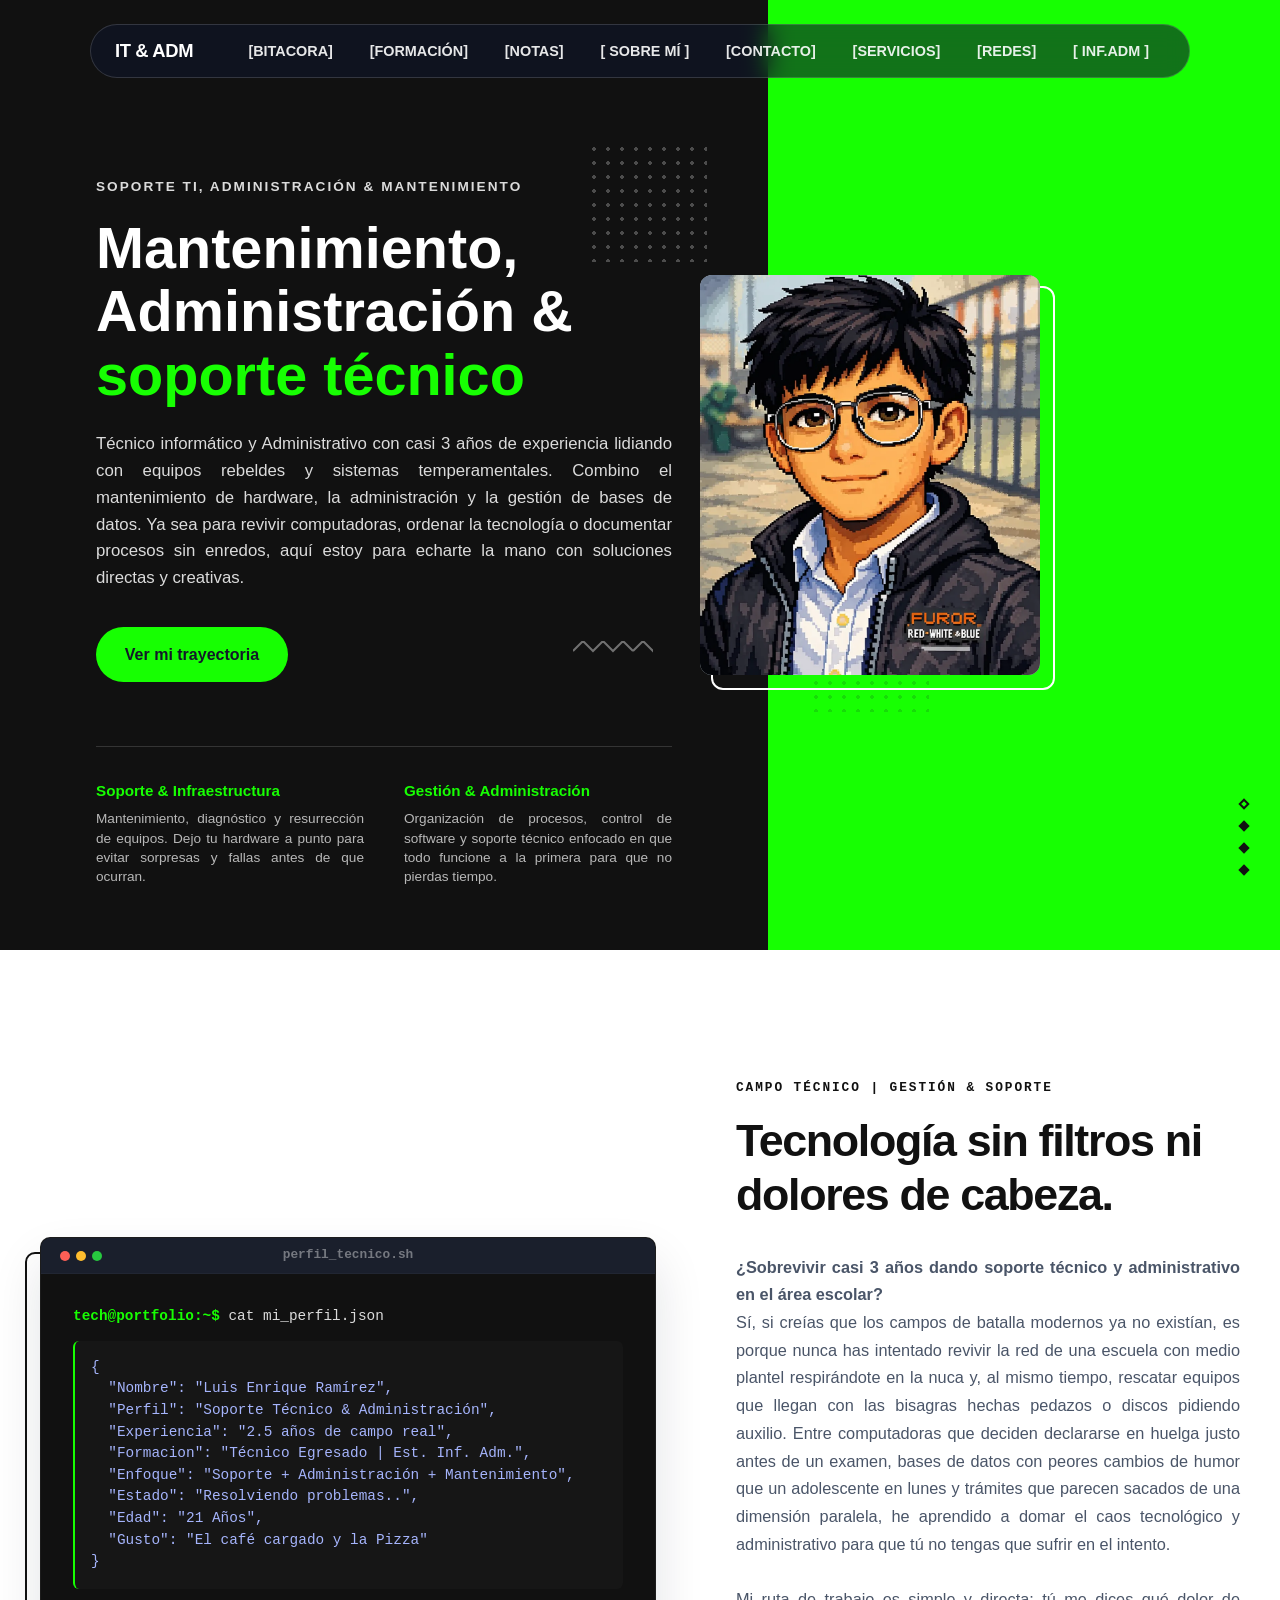
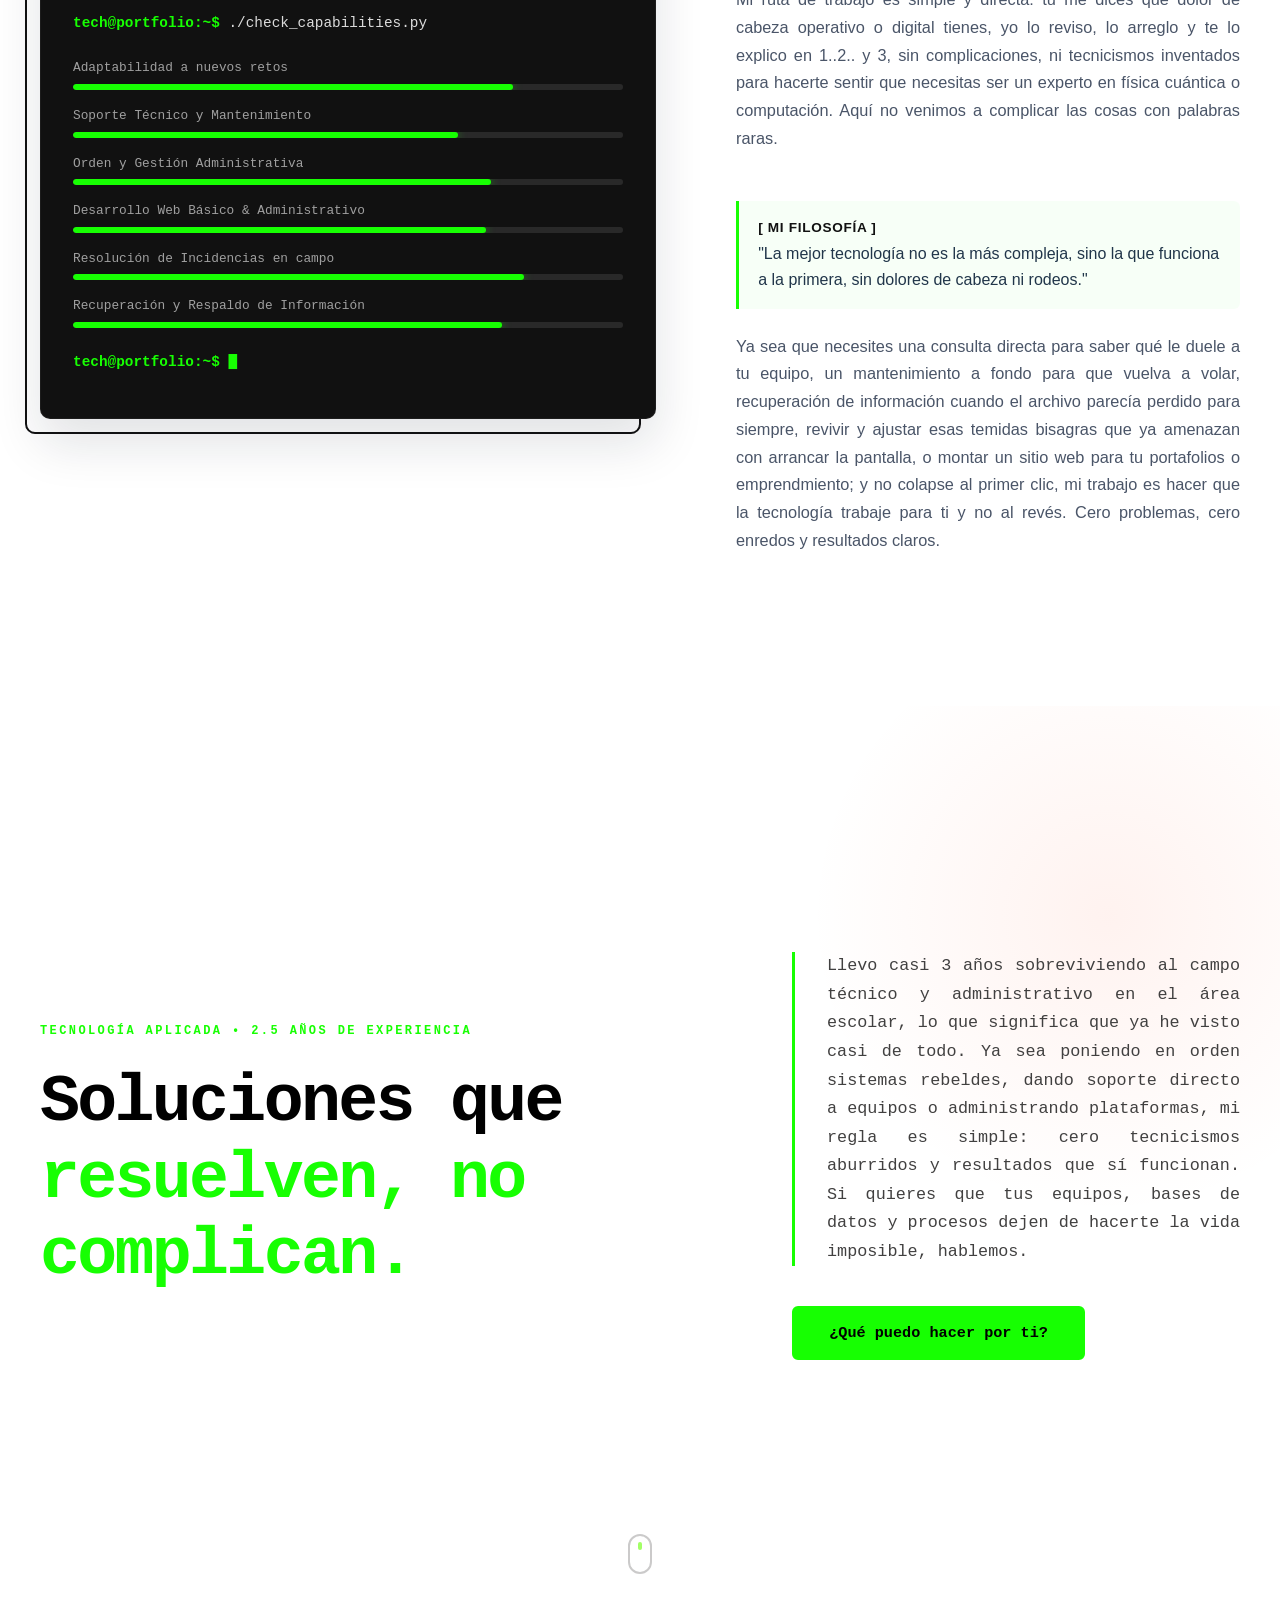
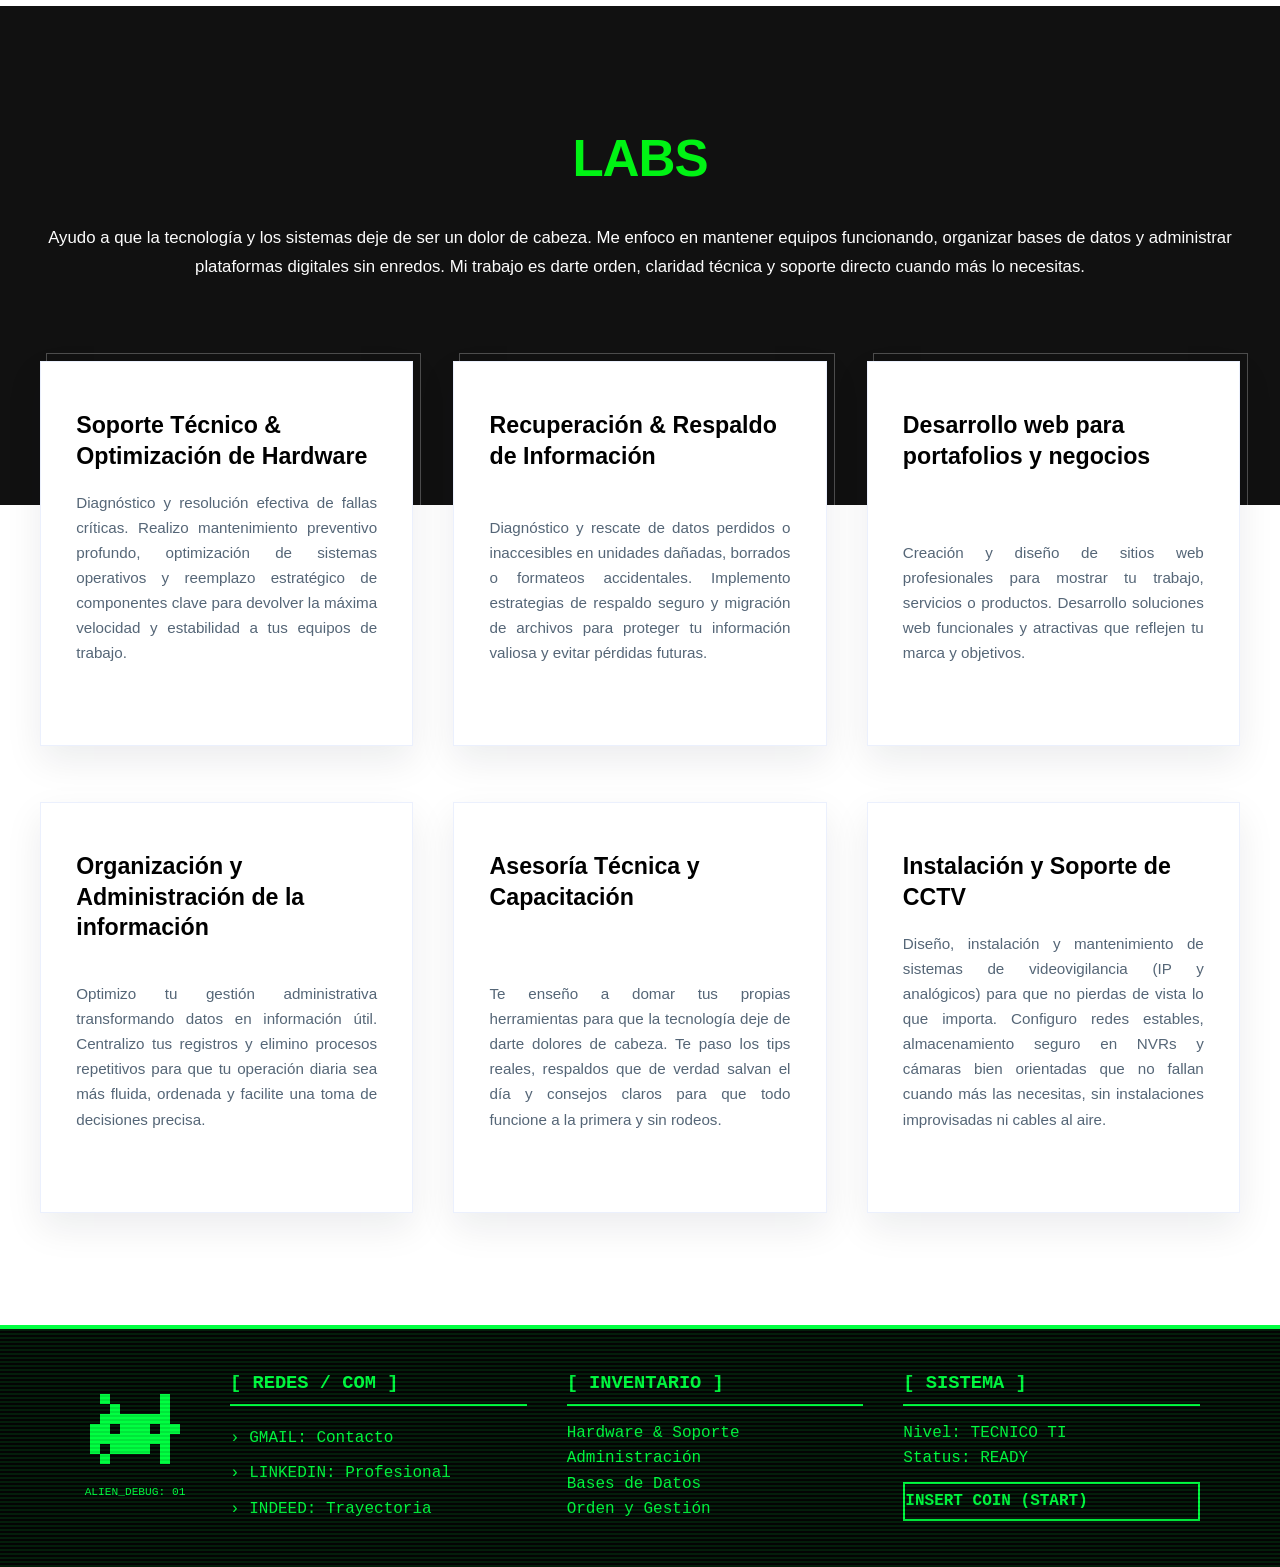
<file: index.html>
<!--
  =============================================================================
  PORTAFOLIO OFICIAL - IT & ADM
  Titular & Autor: Luis Enrique Ramírez
  Año: 2026 | Todos los Derechos Reservados ©
  
  [ AVISO DE PROPIEDAD INTELECTUAL Y PROTECCIÓN DE CÓDIGO ]
  El diseño visual, código fuente (HTML, CSS, JS), marca "IT & ADM", 
  estructura de componentes y contenidos presentados en este proyecto 
  son propiedad intelectual exclusiva de Luis Enrique Ramírez.
  
  Queda estrictamente prohibida la reproducción parcial o total, distribución, 
  modificación o uso no autorizado de este código con fines comerciales o de 
  plagio sin consentimiento previo por escrito del autor.
  =============================================================================
-->
<!DOCTYPE html>
<html lang="es">
<head>
    <meta charset="UTF-8">
    <meta http-equiv="X-UA-Compatible" content="IE=edge">
    <meta name="viewport" content="width=device-width, initial-scale=1.0">
    <meta name="theme-color" content="#0d0e12">
    <meta name="description" content="Portafolio de Luis Enrique Ramírez - Técnico Informático y Gestor Administrativo. Soporte técnico integral, gestión de procesos y desarrollo de páginas web básicas.">
    <meta name="keywords" content="Técnico en Informática, Soporte Informático, Gestión Administrativa, Páginas Web Básicas, Portafolios, Luis Enrique Ramírez">
    <meta name="author" content="Luis Enrique Ramirez">
    
    <!-- Seguridad y Privacidad Web -->
    <meta name="referrer" content="strict-origin-when-cross-origin">
    <meta http-equiv="Content-Security-Policy" content="default-src 'self'; script-src 'self' 'unsafe-inline'; style-src 'self' 'unsafe-inline' https://fonts.googleapis.com; font-src 'self' https://fonts.gstatic.com; img-src 'self' data: https:; connect-src 'self' ws:; object-src 'none'; base-uri 'self'; form-action 'self';">

    <!-- Open Graph / Meta etiquetas para Redes Sociales (WhatsApp, LinkedIn, Facebook) -->
    <meta property="og:type" content="website">
    <meta property="og:site_name" content="IT & ADM | Luis Enrique Ramírez">
    <meta property="og:title" content="Portafolio Técnico en Informática & Gestión Administrativa | Luis Enrique Ramírez">
    <meta property="og:description" content="Soporte técnico integral, instalación de CCTV y gestión administrativa.">
    <meta property="og:image" content="img/Person_Pixel Art.webp">
    <meta property="og:locale" content="es_MX">
    
    
    <!-- Twitter Cards -->
    <meta name="twitter:card" content="summary_large_image">
    <meta name="twitter:title" content="Portafolio Técnico en Informática & Gestión Administrativa | Luis Enrique Ramírez">
    <meta name="twitter:description" content="Soporte técnico integral, instalación de CCTV y gestión administrativa.">
    <meta name="twitter:image" content="img/Person_Pixel Art.webp">

    <link rel="stylesheet" href="Css/style.css">
    <link rel="icon" href="Logo.ico" type="image/x-icon">
    <link rel="apple-touch-icon" href="Logo.ico">
    <!-- Fuentes de Texto -->
    <link rel="preconnect" href="https://fonts.googleapis.com">
    <link rel="preconnect" href="https://fonts.gstatic.com" crossorigin>
    <link href="https://fonts.googleapis.com/css2?family=Plus+Jakarta+Sans:wght@400;500;600;700;800&family=Space+Mono:wght@400;700&display=swap" rel="stylesheet">
    <script src="Js/script.js" defer></script>
    <title>Portafolio Soporte TI, Mantenimiento & Administración | Luis Enrique Ramírez</title>
</head>
<body>

    <header class="hero" id="home">
        <!-- Navegación Flotante -->
        <nav class="navbar">
            <a href="#home" class="logo">IT & ADM</a>

            <button class="menu-toggle" aria-label="Abrir menú" aria-expanded="false" id="menuBtn">
                <span></span>
                <span></span>
                <span></span>
            </button>

            <ul class="nav-links" id="navLinks">
                <li><a href="Proyectos.html">[BITACORA]</a></li>
                <li><a href="LevelUp.html">[FORMACIÓN]</a></li>
                <li><a href="Note.html">[NOTAS]</a></li>
                <li><a href="#sobre-mi">[ SOBRE MÍ ]</a></li>
                <li><a href="#Conocer_Más">[CONTACTO]</a></li>
                <li><a href="#Skills">[SERVICIOS]</a></li>
                <li><a href="#Contacto">[REDES]</a></li>
                <li><a href="inf_adm.html">[ INF.ADM ]</a></li>
            </ul>
        </nav>

        <!-- Cuadrícula Principal -->
         <div class="hero-split-container">
    <!-- Sección Izquierda (Azul) -->
    <div class="hero-left">
        <!-- Figuras decorativas sutiles -->
        <div class="deco-dots deco-dots-left"></div>
        <div class="deco-zigzag deco-zigzag-left"></div>

        <div class="hero-left-content">
            <p class="eyebrow">SOPORTE TI, ADMINISTRACIÓN & MANTENIMIENTO</p>
            <h1>Mantenimiento, Administración &<br><span class="green-text">soporte técnico</span></h1>
            <p class="hero-description">Técnico informático y Administrativo con casi 3 años de experiencia lidiando con equipos rebeldes y sistemas temperamentales. Combino el mantenimiento de hardware, la administración y la gestión de bases de datos. Ya sea para revivir computadoras, ordenar la tecnología o documentar procesos sin enredos, aquí estoy para echarte la mano con soluciones directas y creativas.</p>
            <a href="#sobre-mi" class="btn-hero">Ver mi trayectoria</a>
        </div>

        <!-- Footer del banner con columnas informativas -->
        <div class="hero-left-footer">
            <div class="hero-foot-col">
                <strong>Soporte & Infraestructura</strong>
                <p>Mantenimiento, diagnóstico y resurrección de equipos. Dejo tu hardware a punto para evitar sorpresas y fallas antes de que ocurran.</p>
            </div>
            <div class="hero-foot-col">
                <strong>Gestión & Administración</strong>
                <p>Organización de procesos, control de software y soporte técnico enfocado en que todo funcione a la primera para que no pierdas tiempo.</p>
            </div>   
        </div>
    </div>

    <!-- Sección Derecha (Lima) -->
    <div class="hero-right">
        <div class="deco-dots deco-dots-right"></div>
        <div class="deco-zigzag deco-zigzag-right"></div>
        
        <div class="deco-diamonds">
            <span></span>
            <span></span>
            <span></span>
            <span></span>
        </div>
    </div>
</div>
            <!-- Tarjeta de Perfil Superpuesta -->
            <div class="hero-profile-container">
                <div class="profile-frame">
                    <img src="img/Person_Pixel Art.webp" alt="Luis Enrique Ramirez - Ilustración Pixel Art" class="profile-img" decoding="async">
                </div>
            </div>
    </header>

    <!-- ==========================================
     SECCIÓN: SOBRE MÍ (TECH DASHBOARD)
     ========================================== -->
<section class="about-section" id="sobre-mi">
    <div class="about-container">
        
        <!-- COLUMNA IZQUIERDA: Terminal de Diagnóstico -->
        <div class="about-visual-panel">
            <div class="tech-terminal">
                <div class="terminal-header">
                    <div class="terminal-actions">
                        <span class="term-dot red"></span>
                        <span class="term-dot yellow"></span>
                        <span class="term-dot green"></span>
                    </div>
                    <div class="terminal-title">perfil_tecnico.sh</div>
                </div>
                
                <div class="terminal-body">
                    <p class="term-line"><span class="term-prompt">tech@portfolio:~$</span> cat mi_perfil.json</p>
                    <pre class="term-code">
{
  "Nombre": "Luis Enrique Ramírez",
  "Perfil": "Soporte Técnico & Administración",
  "Experiencia": "2.5 años de campo real",
  "Formacion": "Técnico Egresado | Est. Inf. Adm.",
  "Enfoque": "Soporte + Administración + Mantenimiento",
  "Estado": "Resolviendo problemas..",
  "Edad": "21 Años",
  "Gusto": "El café cargado y la Pizza"
}</pre>
                    
                    <p class="term-line"><span class="term-prompt">tech@portfolio:~$</span> ./check_capabilities.py</p>
                    
                    <div class="term-metrics">
                        <div class="metric-row">
                            <span class="metric-label">Adaptabilidad a nuevos retos</span>
                            <div class="metric-bar-bg"><div class="metric-bar-fill" style="width: 80%;"></div></div>
                        </div>
                        <div class="metric-row">
                            <span class="metric-label">Soporte Técnico y Mantenimiento</span>
                            <div class="metric-bar-bg"><div class="metric-bar-fill" style="width: 70%;"></div></div>
                        </div>
                        <div class="metric-row">
                            <span class="metric-label">Orden y Gestión Administrativa</span>
                            <div class="metric-bar-bg"><div class="metric-bar-fill" style="width: 76%;"></div></div>
                        </div>
                        <div class="metric-row">
                            <span class="metric-label">Desarrollo Web Básico & Administrativo</span>
                            <div class="metric-bar-bg"><div class="metric-bar-fill" style="width: 75%;"></div></div>
                        </div>
                        <div class="metric-row">
                            <span class="metric-label">Resolución de Incidencias en campo</span>
                            <div class="metric-bar-bg"><div class="metric-bar-fill" style="width: 82%;"></div></div>
                        </div>
                        <div class="metric-row">
                            <span class="metric-label">Recuperación y Respaldo de Información</span>
                            <div class="metric-bar-bg"><div class="metric-bar-fill" style="width: 78%;"></div></div>
                        </div>
                        
                    </div>
                    
                    <p class="term-line dynamic-cursor"><span class="term-prompt">tech@portfolio:~$</span> <span class="cursor" aria-hidden="true">█</span></p>
                </div>
            </div>
            <div class="about-deco-frame"></div>
        </div>

        <!-- COLUMNA DERECHA: Descripción personal...-->
        <div class="about-content-panel">
            <span class="about-eyebrow">CAMPO TÉCNICO | GESTIÓN & SOPORTE</span>
            <h2>Tecnología sin filtros ni dolores de cabeza.</h2>

            <p class="about-text">
                <b>¿Sobrevivir casi 3 años dando soporte técnico y administrativo en el área escolar?</b><br>
                Sí, si creías que los campos de batalla modernos ya no existían, es porque nunca has intentado revivir la red de una escuela con medio plantel respirándote en la nuca y, al mismo tiempo, rescatar equipos que llegan con las bisagras hechas pedazos o discos pidiendo auxilio. Entre computadoras que deciden declararse en huelga justo antes de un examen, bases de datos con peores cambios de humor que un adolescente en lunes y trámites que parecen sacados de una dimensión paralela, he aprendido a domar el caos tecnológico y administrativo para que tú no tengas que sufrir en el intento.
                <br><br> Mi ruta de trabajo es simple y directa: tú me dices qué dolor de cabeza operativo o digital tienes, yo lo reviso, lo arreglo y te lo explico en 1..2.. y 3, sin complicaciones, ni tecnicismos inventados para hacerte sentir que necesitas ser un experto en física cuántica o computación. Aquí no venimos a complicar las cosas con palabras raras.
            </p>

            <blockquote>
                <strong>[ MI FILOSOFÍA ]</strong>
                "La mejor tecnología no es la más compleja, sino la que funciona a la primera, sin dolores de cabeza ni rodeos."
            </blockquote>

            <p class="about-text">
                Ya sea que necesites una consulta directa para saber qué le duele a tu equipo, un mantenimiento a fondo para que vuelva a volar, recuperación de información cuando el archivo parecía perdido para siempre, revivir y ajustar esas temidas bisagras que ya amenazan con arrancar la pantalla, o montar un sitio web para tu portafolios o emprendmiento; y no colapse al primer clic, mi trabajo es hacer que la tecnología trabaje para ti y no al revés. Cero problemas, cero enredos y resultados claros.
            </p>
        </div>
    </div>
</section>
 <!-- ==========================================
     SECCIÓN: CONTÁCTAME (TECH CONTACT)
     ========================================== -->
<section class="tech-hero-banner" id="Conocer_Más">
    <div class="tech-glow"></div>
    <div class="tech-grid-dots"></div>

    <div class="tech-hero-container">
        <!-- Columna Izquierda: Título -->
        <div class="tech-hero-left">
            <span class="tech-badge">TECNOLOGÍA APLICADA • 2.5 AÑOS DE EXPERIENCIA</span>
            <h1>Soluciones que<br><span class="green-text">resuelven, no complican.</span></h1>
        </div>
        
        <!-- Columna Derecha: Texto Ajustado -->
        <div class="tech-hero-right">
            <div class="tech-accent-block">
                <p style="text-align: justify;">
                    Llevo casi 3 años sobreviviendo al campo técnico y administrativo en el área escolar, lo que significa que ya he visto casi de todo. Ya sea poniendo en orden sistemas rebeldes, dando soporte directo a equipos o administrando plataformas, mi regla es simple: cero tecnicismos aburridos y resultados que sí funcionan. Si quieres que tus equipos, bases de datos y procesos dejen de hacerte la vida imposible, hablemos.
                </p>
            </div>
            <div class="tech-action-group">
                <button id="openWaBannerBtn" class="btn-coral-large">¿Qué puedo hacer por ti?</button>
            </div>
        </div>
    </div>
    
    <div class="tech-scroll-indicator">
        <span></span>
    </div>
</section>

 <!-- ==========================================
     SECCIÓN: SKILLS (SKILLS GRID)
     ========================================== -->
<section class="services-section" id="Skills">
    <!-- Bloque Superior -->
    <div class="services-top-area">
        <div class="services-header-container">
            <h2>LABS</h2>
            <p>Ayudo a que la tecnología y los sistemas deje de ser un dolor de cabeza. Me enfoco en mantener equipos funcionando, organizar bases de datos y administrar plataformas digitales sin enredos. Mi trabajo es darte orden, claridad técnica y soporte directo cuando más lo necesitas.</p>
        </div>
    </div>

    <!-- Bloque Inferior -->
    <div class="services-bottom-area">
        <div class="services-grid">
            
            <!-- Tarjeta 1 -->
            <div class="service-card">
                <div class="card-inner">
                    <h3>Soporte Técnico & Optimización de Hardware</h3>
                    <p>Diagnóstico y resolución efectiva de fallas críticas. Realizo mantenimiento preventivo profundo, optimización de sistemas operativos y reemplazo estratégico de componentes clave para devolver la máxima velocidad y estabilidad a tus equipos de trabajo.</p>
                </div>
            </div>

            <!-- Tarjeta 2 -->
            <div class="service-card">
                <div class="card-inner">
                    <h3>Recuperación & Respaldo de Información</h3>
                    <p>Diagnóstico y rescate de datos perdidos o inaccesibles en unidades dañadas, borrados o formateos accidentales. Implemento estrategias de respaldo seguro y migración de archivos para proteger tu información valiosa y evitar pérdidas futuras.</p>
                </div>
            </div> 
            <!-- Tarjeta 4 -->
            <div class="service-card">
                <div class="card-inner">
                    <h3>Desarrollo web para portafolios y negocios</h3>
                    <p>Creación y diseño de sitios web profesionales para mostrar tu trabajo, servicios o productos. Desarrollo soluciones web funcionales y atractivas que reflejen tu marca y objetivos.</p>
                </div>
            </div>

            <!-- Tarjeta 5 -->
            <div class="service-card">
                <div class="card-inner">
                    <h3>Organización y Administración de la información</h3>
                    <p>
                        Optimizo tu gestión administrativa transformando datos en información útil. Centralizo tus registros y elimino procesos repetitivos para que tu operación diaria sea más fluida, ordenada y facilite una toma de decisiones precisa.
                    </p>
                </div>
            </div>

            <!-- Tarjeta 6 -->
            <div class="service-card">
                <div class="card-inner">
                    <h3>Asesoría Técnica y Capacitación</h3>
                    <p>Te enseño a domar tus propias herramientas para que la tecnología deje de darte dolores de cabeza. Te paso los tips reales, respaldos que de verdad salvan el día y consejos claros para que todo funcione a la primera y sin rodeos.</p>
                </div>
            </div>
            <!-- Tarjeta 7 -->
            <div class="service-card">
                <div class="card-inner">
                    <h3>Instalación y Soporte de CCTV</h3>
                    <p>Diseño, instalación y mantenimiento de sistemas de videovigilancia (IP y analógicos) para que no pierdas de vista lo que importa. Configuro redes estables, almacenamiento seguro en NVRs y cámaras bien orientadas que no fallan cuando más las necesitas, sin instalaciones improvisadas ni cables al aire.</p>
                </div>
            </div>
        </div>
    </div>
</section>
<!-- ==========================================
     SECCIÓN: FOOTER (REDES & CONTACTO)
     ========================================== -->
<footer class="arcade-footer" id="Contacto">
    <!-- Efecto CRT Scanlines (Creatividad visual) -->
    <div class="scanlines" aria-hidden="true"></div>

    <div class="footer-wrapper">
        <!-- El Alien de 8 bits -->
        <div class="alien-zone">
            <div class="pixel-alien">
                <div class="row"><i></i><i></i><div class="p"></div><i></i><i></i><i></i><i></i><i></i><div class="p"></div><i></i><i></i></div>
                <div class="row"><i></i><i></i><i></i><div class="p"></div><i></i><i></i><i></i><i></i><div class="p"></div><i></i><i></i></div>
                <div class="row"><i></i><i></i><div class="p"></div><div class="p"></div><div class="p"></div><div class="p"></div><div class="p"></div><div class="p"></div><div class="p"></div><i></i><i></i></div>
                <div class="row"><i></i><div class="p"></div><div class="p"></div><i></i><div class="p"></div><div class="p"></div><div class="p"></div><i></i><div class="p"></div><div class="p"></div><i></i></div>
                <div class="row"><i></i><div class="p"></div><div class="p"></div><div class="p"></div><div class="p"></div><div class="p"></div><div class="p"></div><div class="p"></div><div class="p"></div><i></i></div>
                <div class="row"><i></i><div class="p"></div><i></i><div class="p"></div><div class="p"></div><div class="p"></div><div class="p"></div><i></i><div class="p"></div><i></i><i></i></div>
                <div class="row"><i></i><i></i><div class="p"></div><i></i><i></i><i></i><i></i><i></i><div class="p"></div><i></i><i></i></div>
            </div>
            <span class="alien-status">ALIEN_DEBUG: 01</span>
        </div>

        <!-- Secciones del Footer -->
        <div class="footer-grid">
            <!-- Columna 1: Contacto -->
            <div class="footer-col">
                <h3>[ REDES / COM ]</h3>
                <ul>
                    <li><a href="mailto:monstesinos1504@gmail.com">› GMAIL: Contacto</a></li>
                    <li><a href="https://www.linkedin.com/in/luis-enrique-ramirez-montesinos-566067312/" target="_blank" rel="noopener noreferrer">› LINKEDIN: Profesional</a></li>
                    <li><a href="https://profile.indeed.com/p/luisenriquer-6pw5rjm" target="_blank" rel="noopener noreferrer">› INDEED: Trayectoria</a></li>
                </ul>
            </div>

            <!-- Columna 2: Inventario -->
            <div class="footer-col">
            <h3>[ INVENTARIO ]</h3>
                <div class="inventory-bar">
                    <span>Hardware & Soporte</span><br>
                    <span>Administración</span><br>
                    <span>Bases de Datos</span><br>
                    <span>Orden y Gestión</span>
                </div>
            </div>

            <!-- Columna 3: Sistema -->
            <div class="footer-col">
                <h3>[ SISTEMA ]</h3>
                <p>Nivel: TECNICO TI</p>
                <p>Status: <span class="blink">READY</span></p>
                <a href="easter-egg.html" class="start-btn">INSERT COIN (START)</a>
            </div>
        </div>
    </div>
</footer>

    <!-- ==========================================
     MODAL / VENTANA EMERGENTE RETRO: CANAL WHATSAPP
     ========================================== -->
    <div class="wa-banner-overlay" id="waBannerOverlay" aria-hidden="true">
        <div class="wa-banner-card" role="dialog" aria-labelledby="waBannerTitle">
            <div class="wa-banner-header">
                <div class="terminal-actions">
                    <span class="term-dot red"></span>
                    <span class="term-dot yellow"></span>
                    <span class="term-dot green"></span>
                </div>
                <h3 id="waBannerTitle">[ UPLINK_DIRECTO: WHATSAPP ]</h3>
                <button class="close-banner-btn" id="closeWaBannerBtn" aria-label="Cerrar aviso">&times;</button>
            </div>

            <div class="wa-banner-body">
                <div class="wa-status-badge">
                    <span class="wa-status-dot"></span> CANAL ACTIVO • SOLO MENSAJES
                </div>
                
                <p class="wa-banner-text">
                    ¿Tienes un problema técnico, necesitas organizar tus datos o consultar una página web? Hablemos directo por WhatsApp.
                </p>

                <!-- Zona de Alerta Retro con Alien en Rojo -->
                <div class="wa-alien-zone">
                    <div class="pixel-alien red-alien">
                        <div class="row"><i></i><i></i><div class="p"></div><i></i><i></i><i></i><i></i><i></i><div class="p"></div><i></i><i></i></div>
                        <div class="row"><i></i><i></i><i></i><div class="p"></div><i></i><i></i><i></i><i></i><div class="p"></div><i></i><i></i></div>
                        <div class="row"><i></i><i></i><div class="p"></div><div class="p"></div><div class="p"></div><div class="p"></div><div class="p"></div><div class="p"></div><div class="p"></div><i></i><i></i></div>
                        <div class="row"><i></i><div class="p"></div><div class="p"></div><i></i><div class="p"></div><div class="p"></div><div class="p"></div><i></i><div class="p"></div><div class="p"></div><i></i></div>
                        <div class="row"><i></i><div class="p"></div><div class="p"></div><div class="p"></div><div class="p"></div><div class="p"></div><div class="p"></div><div class="p"></div><div class="p"></div><i></i></div>
                        <div class="row"><i></i><div class="p"></div><i></i><div class="p"></div><div class="p"></div><div class="p"></div><div class="p"></div><i></i><div class="p"></div><i></i><i></i></div>
                        <div class="row"><i></i><i></i><div class="p"></div><i></i><i></i><i></i><i></i><i></i><div class="p"></div><i></i><i></i></div>
                    </div>
                    <div class="wa-red-warning">
                        [ Prefiero contacto inicial por mensaje de texto o WhatsApp ]
                    </div>
                </div>

                <p class="wa-banner-subtext">
                    Escribe tu consulta por mensaje de texto y te atenderé a la brevedad.
                </p>
            </div>

            <div class="wa-banner-footer">
                <a href="https://wa.me/7292521775?text=Hola%20vi%20tu%20perfil%2C%20y%20tengo%20un%20problema%20que%20necesito%20que%20me%20ayudes%20a%20resolver." target="_blank" rel="noopener noreferrer" class="btn-wa-confirm" id="confirmWaRedirectBtn">
                    [  INICIAR CHAT EN WHATSAPP ]
                </a>
            </div>
        </div>
    </div>

    <!-- Botón Flotante: Volver al Inicio -->
    <button id="scrollTopBtn" class="scroll-top-btn" aria-label="Volver arriba" title="Volver al inicio">
        <svg viewBox="0 0 24 24" width="20" height="20" fill="none" stroke="currentColor" stroke-width="2.5" stroke-linecap="round" stroke-linejoin="round" aria-hidden="true">
            <path d="M12 19V5M5 12l7-7 7 7"/>
        </svg>
    </button>
</body>
</html>
</file>
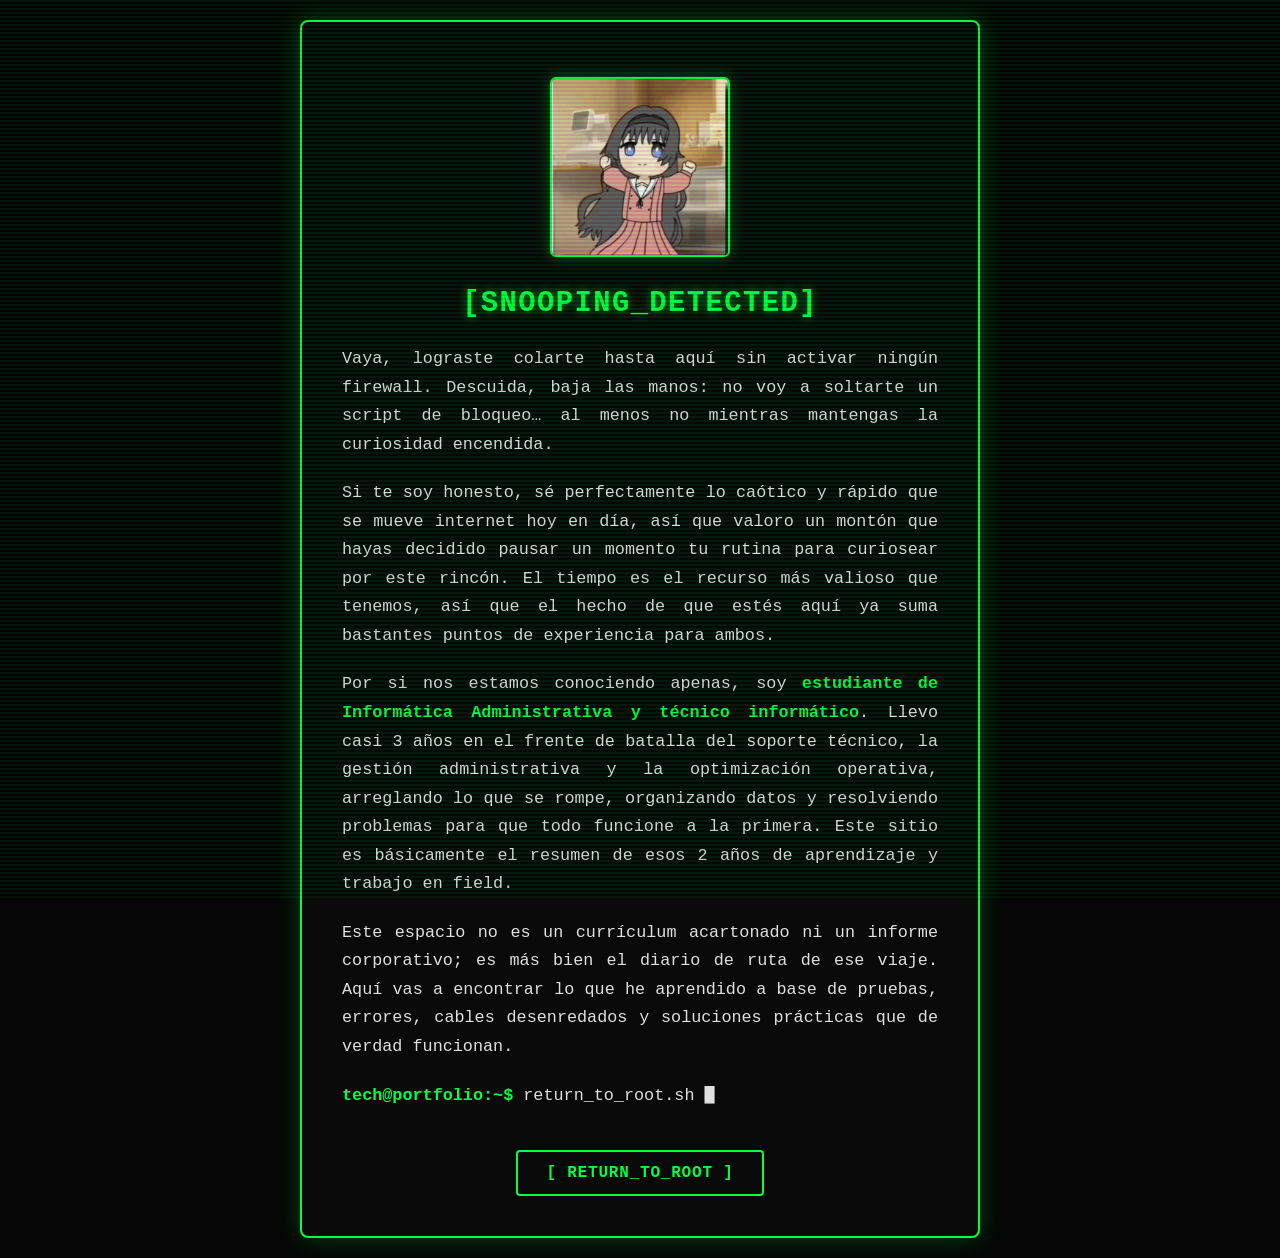
<file: easter-egg.html>
<!--
  =============================================================================
  AVISO DE PRIVACIDAD Y ACCESO - IT & ADM
  Titular & Autor: Luis Enrique Ramírez
  Año: 2026 | Todos los Derechos Reservados ©
  
  [ PROPIEDAD INTELECTUAL Y PROTOCOLO DE PRIVACIDAD ]
  Este documento y su interfaz retro están protegidos por derechos de autor.
  Garantiza el cumplimiento de normas de privacidad sin recopilación de datos.
  =============================================================================
-->
<!DOCTYPE html>
<html lang="es">
<head>
    <meta charset="UTF-8">
    <meta http-equiv="X-UA-Compatible" content="IE=edge">
    <meta name="viewport" content="width=device-width, initial-scale=1.0">
    <meta name="theme-color" content="#050505">
    <meta name="description" content="Aviso de privacidad y acceso al portafolio de Luis Enrique Ramírez - Técnico Informático y Gestor Administrativo.">
    <meta name="author" content="Luis Enrique Ramirez">

    <!-- SEO Best Practice para Páginas de Aviso/Privacidad -->
    <meta name="robots" content="noindex, follow">
    
    <!-- Seguridad y Privacidad Web (CSP Reforzado + Referrer Policy) -->
    <meta name="referrer" content="strict-origin-when-cross-origin">
    <meta http-equiv="Content-Security-Policy" content="default-src 'self'; script-src 'self'; style-src 'self' 'unsafe-inline' https://fonts.googleapis.com; font-src 'self' https://fonts.gstatic.com; img-src 'self' data:; connect-src 'self'; object-src 'none'; base-uri 'self'; form-action 'self'; frame-ancestors 'none';">
    
    <!-- Favicon & Touch Icon -->
    <link rel="icon" href="Logo.ico" type="image/x-icon">
    <link rel="apple-touch-icon" href="Logo.ico">

    <!-- Fuentes de Texto con Optimización de Carga -->
    <link rel="preconnect" href="https://fonts.googleapis.com">
    <link rel="preconnect" href="https://fonts.gstatic.com" crossorigin>
    <link href="https://fonts.googleapis.com/css2?family=Space+Mono:wght@400;700&display=swap" rel="stylesheet">
    
    <title>Acceso & Privacidad | IT & ADM</title>
    <style>
        * {
            box-sizing: border-box;
        }

        body {
            background-color: #050505;
            color: #00FF41;
            font-family: 'Space Mono', 'Courier New', Courier, monospace;
            margin: 0;
            padding: 20px;
            display: flex;
            justify-content: center;
            align-items: center;
            min-height: 100vh;
            position: relative;
            overflow-x: hidden;
        }

        /* Efecto CRT Scanlines */
        .scanlines {
            position: fixed;
            top: 0;
            left: 0;
            width: 100%;
            height: 100%;
            background: linear-gradient(to bottom, rgba(0,255,65,0.06) 50%, rgba(0,0,0,0.1) 50%);
            background-size: 100% 4px;
            pointer-events: none;
            z-index: 10;
        }

        main.terminal-container {
            border: 2px solid #00FF41;
            background: rgba(10, 10, 10, 0.95);
            padding: 40px;
            width: 100%;
            max-width: 680px;
            box-shadow: 0 0 25px rgba(0, 255, 65, 0.25);
            text-align: center;
            border-radius: 8px;
            position: relative;
            z-index: 2;
        }

        h1 {
            /* font-size: 1.8rem; <-- Reemplazamos esta vieja escuela */
            font-size: clamp(1.2rem, 5vw, 1.8rem); /* Escalado dinámico moderno */
            margin-bottom: 25px;
            color: #00FF41;
            text-shadow: 0 0 10px rgba(0, 255, 65, 0.6);
            text-transform: uppercase;
            letter-spacing: 0.05em;
            
            /* El escudo anti-descuadres para palabras largas */
            overflow-wrap: break-word; 
            word-wrap: break-word;
            hyphens: auto; 
        }

        p {
            font-size: 1.05rem;
            line-height: 1.7;
            margin-bottom: 20px;
            text-align: left;
            color: #e0e0e0;
        }

        .highlight {
            color: #00FF41;
            font-weight: bold;
        }

        .gif-container {
            margin: 15px 0 25px 0;
        }

        .gif-container img {
            border: 2px solid #00FF41;
            max-width: 180px;
            height: auto;
            border-radius: 6px;
            box-shadow: 0 0 15px rgba(0, 255, 65, 0.3);
        }

        /* Noticia Oficial de Privacidad */
        .privacy-official-note {
            background: rgba(0, 255, 65, 0.05);
            border: 1px dashed rgba(0, 255, 65, 0.4);
            color: #00FF41;
            padding: 14px 18px;
            font-size: 0.88rem;
            border-radius: 6px;
            margin: 25px 0;
            text-align: left;
            line-height: 1.6;
        }

        .term-prompt {
            color: #00FF41;
            font-weight: bold;
        }

        .blink {
            animation: blink 1s steps(2, start) infinite;
        }

        @keyframes blink {
            50% { opacity: 0; }
        }

        .nav-link {
            display: inline-block;
            margin-top: 20px;
            padding: 12px 28px;
            border: 2px solid #00FF41;
            color: #00FF41;
            background: transparent;
            text-decoration: none;
            transition: all 0.25s ease;
            font-weight: bold;
            letter-spacing: 0.05em;
            border-radius: 4px;
        }

        .nav-link:hover,
        .nav-link:focus-visible {
            background-color: #00FF41;
            color: #050505;
            box-shadow: 0 0 20px rgba(0, 255, 65, 0.6);
            transform: translateY(-2px);
            outline: none;
        }
    </style>
</head>
<body>

    <!-- Efecto CRT Scanlines -->
    <div class="scanlines" aria-hidden="true"></div>

    <main class="terminal-container" aria-labelledby="privacy-heading">
        <div class="gif-container">
            <img src="img/greeting.gif" alt="Animación de bienvenida estilo pixel art" decoding="async">
        </div>
        
        <h1 id="privacy-heading">[SNOOPING_DETECTED]</h1>
        
        <p style="text-align: justify;">Vaya, lograste colarte hasta aquí sin activar ningún firewall. Descuida, baja las manos: no voy a soltarte un script de bloqueo… al menos no mientras mantengas la curiosidad encendida.</p>
        
        <p style="text-align: justify;">Si te soy honesto, sé perfectamente lo caótico y rápido que se mueve internet hoy en día, así que valoro un montón que hayas decidido pausar un momento tu rutina para curiosear por este rincón. El tiempo es el recurso más valioso que tenemos, así que el hecho de que estés aquí ya suma bastantes puntos de experiencia para ambos.</p>
        
        <p style="text-align: justify;">Por si nos estamos conociendo apenas, soy <span class="highlight">estudiante de Informática Administrativa y técnico informático</span>. Llevo casi 3 años en el frente de batalla del soporte técnico, la gestión administrativa y la optimización operativa, arreglando lo que se rompe, organizando datos y resolviendo problemas para que todo funcione a la primera. Este sitio es básicamente el resumen de esos 2 años de aprendizaje y trabajo en field.</p>
        
        <p style="text-align: justify;">Este espacio no es un currículum acartonado ni un informe corporativo; es más bien el diario de ruta de ese viaje. Aquí vas a encontrar lo que he aprendido a base de pruebas, errores, cables desenredados y soluciones prácticas que de verdad funcionan.</p>

        <p><span class="term-prompt">tech@portfolio:~$</span> return_to_root.sh <span class="blink" aria-hidden="true">█</span></p>
        
        <a href="index.html" class="nav-link" title="Volver a la página principal del portafolio">[ RETURN_TO_ROOT ]</a>
    </main>

</body>
</html>
</file>
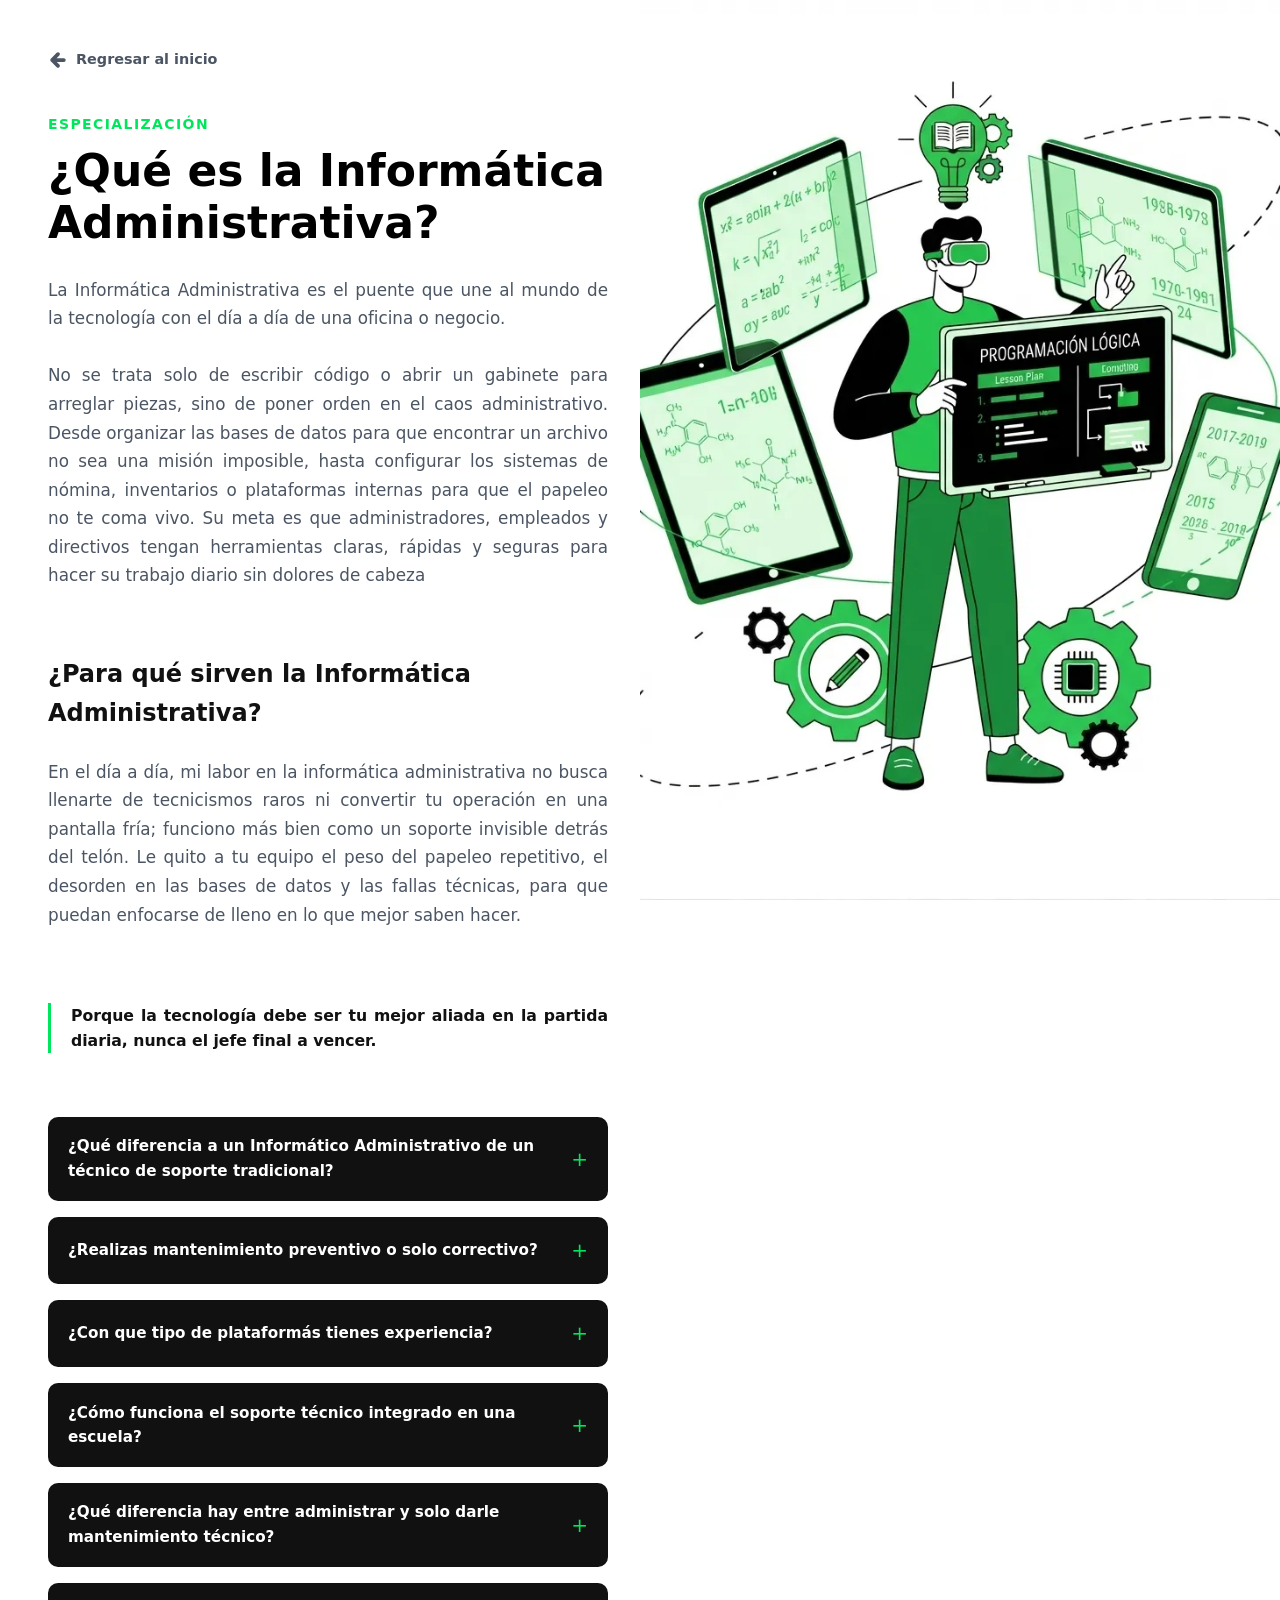
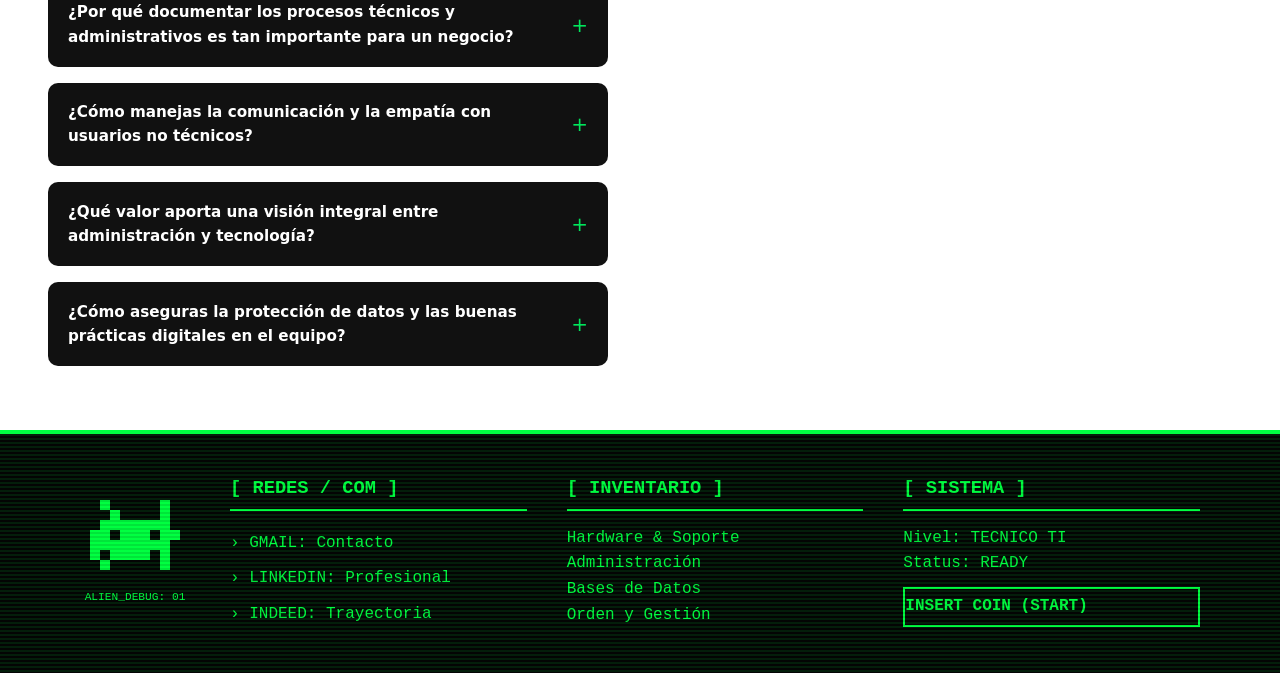
<file: inf_adm.html>
<!DOCTYPE html>
<html lang="es">
<head>
  <meta charset="UTF-8">
  <meta http-equiv="X-UA-Compatible" content="IE=edge">
  <meta name="viewport" content="width=device-width, initial-scale=1.0">
  <meta name="theme-color" content="#0d0e12">
  <meta name="description" content="¿Qué es EdTech? Especialización en Tecnología Educativa de Luis Enrique Ramírez. Administración de LMS, soporte en aulas y acompañamiento digital pedagógico.">
  <meta name="keywords" content="EdTech, Tecnología Educativa, Moodle, LMS, Soporte Escolar, Informática Administrativa, Luis Enrique Ramírez">
  <meta name="author" content="Luis Enrique Ramirez">
    
    <!-- Seguridad y Privacidad Web -->
    <meta name="referrer" content="strict-origin-when-cross-origin">
    <meta http-equiv="Content-Security-Policy" content="default-src 'self'; script-src 'self' 'unsafe-inline'; style-src 'self' 'unsafe-inline' https://fonts.googleapis.com; font-src 'self' https://fonts.gstatic.com; img-src 'self' data: https:; connect-src 'self' ws:; object-src 'none'; base-uri 'self'; form-action 'self';">

    <!-- Open Graph / Meta etiquetas para Redes Sociales (WhatsApp, LinkedIn, Facebook) -->
    <meta property="og:type" content="website">
    <meta property="og:site_name" content="IT & ADM | Luis Enrique Ramírez">
    <meta property="og:title" content="Portafolio Técnico en Informática & Gestión Administrativa | Luis Enrique Ramírez">
    <meta property="og:description" content="Soporte técnico integral, instalación de CCTV y gestión administrativa.">
    <meta property="og:image" content="img/Person_Pixel Art.webp">
    <meta property="og:locale" content="es_MX">
    
    
    <!-- Twitter Cards -->
    <meta name="twitter:card" content="summary_large_image">
    <meta name="twitter:title" content="Portafolio Técnico en Informática & Gestión Administrativa | Luis Enrique Ramírez">
    <meta name="twitter:description" content="Soporte técnico integral, instalación de CCTV y gestión administrativa.">
    <meta name="twitter:image" content="img/Person_Pixel Art.webp">
  <title>¿Qué es la Informática Administrativa?</title>
  
  <!-- Fuente Google Fonts (Inter) -->
  <link rel="preconnect" href="https://fonts.googleapis.com">
  <link rel="preconnect" href="https://fonts.gstatic.com" crossorigin>
  <link href="https://fonts.googleapis.com/css2?family=Inter:wght@400;500;600;700&display=swap" rel="stylesheet">
  <link rel="stylesheet" href="Css/style.css">
  <link rel="icon" href="Logo.ico" type="image/x-icon">
  <link rel="apple-touch-icon" href="Logo.ico">
  <script src="Js/script.js" defer></script>
  <style>
    * {
      box-sizing: border-box;
      margin: 0;
      padding: 0;
    }

    :root {
      --bg-color: #ffffff;
      --text-main: #111111;
      --text-muted: #4b5563;
      --accent-color: #00e65c;
      --card-bg: #111111;
      --card-text: #ffffff;
      --border-color: #e5e7eb;
    }

    body {
      background-color: var(--bg-color);
      color: var(--text-main);
      font-family: 'Inter', system-ui, -apple-system, sans-serif;
      line-height: 1.6;
      min-height: 100vh;
    }

    /* Layout Principal de 2 Columnas */
    .layout-grid {
      display: grid;
      grid-template-columns: 1fr;
      min-height: 100vh;
    }

    @media (min-width: 900px) {
      .layout-grid {
        grid-template-columns: 1fr 1fr;
      }
    }

    /* Columna Izquierda: Contenido + Botón Volver */
    .left-col {
      padding: 3rem 2rem 4rem 3rem;
      display: flex;
      flex-direction: column;
      gap: 2.5rem;
      justify-content: center;
      max-width: 700px;
      margin: 0 auto;
      width: 100%;
    }

    /* Botón Regresar */
    .back-btn {
      display: inline-flex;
      align-items: center;
      gap: 0.5rem;
      color: var(--text-muted);
      text-decoration: none;
      font-size: 0.9rem;
      font-weight: 600;
      transition: color 0.2s ease, transform 0.2s ease;
      align-self: flex-start;
    }

    .back-btn:hover {
      color: var(--text-main);
      transform: translateX(-8px);
    }

    .back-btn svg {
      width: 20px;
      height: 20px;
      fill: none;
      stroke: currentColor;
      stroke-width: 4.5;
      stroke-linecap: round;
      stroke-linejoin: round;
    }

    .tag {
      color: var(--accent-color);
      font-size: 0.875rem;
      font-weight: 700;
      letter-spacing: 0.1em;
      text-transform: uppercase;
    }

    /* Título en color Negro */
    .title {
      font-size: 2.25rem;
      font-weight: 800;
      line-height: 1.2;
      color: #000000;
      margin-top: 0.5rem;
    }

    @media (min-width: 768px) {
      .title {
        font-size: 2.75rem;
      }
    }

    .description {
      color: var(--text-muted);
      font-size: 1.05rem;
      line-height: 1.7;
      text-align: justify;
    }

    /* Recuadro de Leyenda Destacada */
    .highlight-box {
      border-left: 3px solid var(--accent-color);
      padding-left: 1.25rem;
      margin: 0.5rem 0;
    }

    .highlight-text {
      color: var(--text-main);
      font-size: 0.98rem;
      font-weight: 600;
      line-height: 1.6;
      text-align: justify;
    }

    /* Preguntas Frecuentes */
    .faq-wrapper {
      display: flex;
      flex-direction: column;
      gap: 1rem;
      margin-top: 1rem;
    }

    .faq-item {
      background-color: var(--card-bg);
      color: var(--card-text);
      border-radius: 10px;
      padding: 1.1rem 1.25rem;
      transition: transform 0.2s ease;
    }

    .faq-item summary {
      font-size: 0.95rem;
      font-weight: 600;
      cursor: pointer;
      list-style: none;
      display: flex;
      justify-content: space-between;
      align-items: center;
    }

    .faq-item summary::-webkit-details-marker {
      display: none;
    }

    .faq-item summary::after {
      content: '+';
      color: var(--accent-color);
      font-size: 1.25rem;
      font-weight: 500;
      margin-left: 1rem;
    }

    .faq-item[open] summary::after {
      content: '−';
    }

    .faq-answer {
      margin-top: 0.85rem;
      color: #d1d5db;
      font-size: 0.9rem;
      line-height: 1.65;
      border-top: 1px solid #222222;
      padding-top: 0.85rem;
    }

    /* Columna Derecha: Imagen Ilustrativa que ocupa todo el alto */
    .right-col {
      background-color: #fafafa;
      display: flex;
      justify-content: center;
      align-items: center;
      overflow: hidden;
      min-height: 400px;
    }

    .right-col img {
      width: 100%;
      height: 100%;
      object-fit: cover;
      object-position: center;
      display: block;
    }

@media (min-width: 900px) {
  .right-col {
    position: sticky;
    top: 0;
    height: 100vh; /* Mantiene la altura fija de la pantalla */
    overflow: hidden;
  }

  .right-col img {
    width: 100%;
    height: 100%;
    object-fit: cover;
    object-position: center;
  }
}
  </style>
</head>
<body>

  <div class="layout-grid">
    
    <!-- COLUMNA IZQUIERDA -->
    <div class="left-col">
      
      <!-- Botón de Regresar -->
      <a href="index.html" class="back-btn">
        <svg viewBox="0 0 24 24"><path d="M19 12H5M12 19l-7-7 7-7"/></svg>
        Regresar al inicio
      </a>
      <section>
        <div>
        <span class="tag">Especialización</span>
        <h1 class="title">¿Qué es la Informática Administrativa?</h1><br>
      </div>

      <p class="description">
         La Informática Administrativa es el puente que une al mundo de la tecnología con el día a día de una oficina o negocio. <br><br>
         No se trata solo de escribir código o abrir un gabinete para arreglar piezas, sino de poner orden en el caos administrativo. Desde organizar las bases de datos para que encontrar un archivo no sea una misión imposible, hasta configurar los sistemas de nómina, inventarios o plataformas internas para que el papeleo no te coma vivo. Su meta es que administradores, empleados y directivos tengan herramientas claras, rápidas y seguras para hacer su trabajo diario sin dolores de cabeza
      </p><br>
      </section>
      
      <section>
        <h2>¿Para qué sirven la Informática Administrativa?</h2><br>
        <p class="description">
            En el día a día, mi labor en la informática administrativa no busca llenarte de tecnicismos raros ni convertir tu operación en una pantalla fría; funciono más bien como un soporte invisible detrás del telón. Le quito a tu equipo el peso del papeleo repetitivo, el desorden en las bases de datos y las fallas técnicas, para que puedan enfocarse de lleno en lo que mejor saben hacer.
        </p><br>
      </section>

      <section>
        <div class="highlight-box">
          <p class="highlight-text">
            Porque la tecnología debe ser tu mejor aliada en la partida diaria, nunca el jefe final a vencer.
          </p>
      </div>
      </section>

      <section>
            <!-- Preguntas Frecuentes -->
        <div class="faq-wrapper">
            <details class="faq-item">
            <summary>¿Qué diferencia a un Informático Administrativo de un técnico de soporte tradicional?</summary>
            <div class="faq-answer">
                No solo reparo cables o formateo equipos; entiendo el impacto operativo y financiero detrás de cada falla. Sé perfectamente cómo un sistema caído o una base de datos inestable afectan la nómina, entorpecen la operación diaria y ponen en riesgo la continuidad del negocio.
            </div>
            </details>

            <details class="faq-item">
            <summary>¿Realizas mantenimiento preventivo o solo correctivo?</summary>
            <div class="faq-answer">
                Ambos. Priorizo el mantenimiento preventivo para evitar caídas de red o fallas de inprevisto, pero también atiendo emergencias técnicas y diagnóstico correctivo.
            </div>
            </details>

            <details class="faq-item">
            <summary>¿Con que tipo de plataformás tienes experiencia?</summary>
            <div class="faq-answer">
                A lo largo de mi carrera he trabajado con Moodle, Google Workspace, Microsoft 365, Zoom, Teams, Canvas y otras plataformas LMS y de colaboración. Esto me permite adaptarme rápidamente a nuevas herramientas según las necesidades del negocio.
            </div>
            </details>
            <details class="faq-item">
                <summary>¿Cómo funciona el soporte técnico integrado en una escuela?</summary>
                <div class="faq-answer">
                Unifica el mantenimiento preventivo y correctivo de laboratorios con la gestión activa de servidores y bases de datos SQL. Esto permite prevenir caídas en periodos críticos (como evaluaciones) y resolver incidencias de conectividad de forma ágil.
                </div>
            </details>
            <details class="faq-item">
                <summary>¿Qué diferencia hay entre administrar y solo darle mantenimiento técnico?</summary>
                <div class="faq-answer">
                La administración implica estructurar cursos, gestionar permisos, automatizar reportes de avance y mantener la base de datos optimizada; mientras que el mantenimiento técnico asegura la disponibilidad del servidor y la velocidad del sitio. Ambas capas son indispensables para el éxito de la plataforma.
                </div>
            </details>
            <details class="faq-item">
                <summary>¿Por qué documentar los procesos técnicos y administrativos es tan importante para un negocio?</summary>
                <div class="faq-answer">
                No creo en la dependencia técnica ni en guardarme la información para hacerme indispensable. Redacto documentación clara, diagramas limpios y flujos paso a paso para que cualquier miembro del equipo entienda el sistema sin enredos, asegurando que la operación siga fluyendo sin importar quién esté al frente.
                </div>
            </details>

            <details class="faq-item">
                <summary>¿Cómo manejas la comunicación y la empatía con usuarios no técnicos?</summary>
                <div class="faq-answer">
                Entiendo que una falla técnica genera frustración. Escucho de forma activa a los docentes, personal administrativo y alumnos, traduciendo conceptos informáticos a un lenguaje claro y brindando soluciones pacientes que generen confianza y tranquilidad en el uso diario.
                </div>
            </details>
            <details class="faq-item">
                <summary>¿Qué valor aporta una visión integral entre administración y tecnología?</summary>
                <div class="faq-answer">
                Tener a alguien que domine tanto la administración como la informática elimina la clásica barrera de comunicación entre el área de negocios y el área técnica.
                </div>
            </details>
            <details class="faq-item">
                <summary>¿Cómo aseguras la protección de datos y las buenas prácticas digitales en el equipo?</summary>
                <div class="faq-answer">
                Más allá de instalar filtros o bloqueos, promuevo el uso ético y consciente de la red y los dispositivos, compartiendo buenas prácticas sobre la protección de datos personales, contraseñas seguras y el cuidado del equipo tecnológico.
                </div>
            </details>
        </div>
      </section>
    </div>

    <!-- COLUMNA DERECHA -->
    <div class="right-col">
      <img src="img/EdTech_Icono.webp" alt="Ilustración EdTech">
    </div>

  </div>
</body>
<!-- ==========================================
     SECCIÓN: FOOTER (REDES & CONTACTO)
     ========================================== -->
<footer class="arcade-footer" id="Contacto">
    <!-- Efecto CRT Scanlines (Creatividad visual) -->
    <div class="scanlines" aria-hidden="true"></div>

    <div class="footer-wrapper">
        <!-- El Alien de 8 bits -->
        <div class="alien-zone">
            <div class="pixel-alien">
                <div class="row"><i></i><i></i><div class="p"></div><i></i><i></i><i></i><i></i><i></i><div class="p"></div><i></i><i></i></div>
                <div class="row"><i></i><i></i><i></i><div class="p"></div><i></i><i></i><i></i><i></i><div class="p"></div><i></i><i></i></div>
                <div class="row"><i></i><i></i><div class="p"></div><div class="p"></div><div class="p"></div><div class="p"></div><div class="p"></div><div class="p"></div><div class="p"></div><i></i><i></i></div>
                <div class="row"><i></i><div class="p"></div><div class="p"></div><i></i><div class="p"></div><div class="p"></div><div class="p"></div><i></i><div class="p"></div><div class="p"></div><i></i></div>
                <div class="row"><i></i><div class="p"></div><div class="p"></div><div class="p"></div><div class="p"></div><div class="p"></div><div class="p"></div><div class="p"></div><div class="p"></div><i></i></div>
                <div class="row"><i></i><div class="p"></div><i></i><div class="p"></div><div class="p"></div><div class="p"></div><div class="p"></div><i></i><div class="p"></div><i></i><i></i></div>
                <div class="row"><i></i><i></i><div class="p"></div><i></i><i></i><i></i><i></i><i></i><div class="p"></div><i></i><i></i></div>
            </div>
            <span class="alien-status">ALIEN_DEBUG: 01</span>
        </div>

        <!-- Secciones del Footer -->
        <div class="footer-grid">
            <!-- Columna 1: Contacto -->
            <div class="footer-col">
                <h3>[ REDES / COM ]</h3>
                <ul>
                    <li><a href="mailto:monstesinos1504@gmail.com">› GMAIL: Contacto</a></li>
                    <li><a href="https://www.linkedin.com/in/luis-enrique-ramirez-montesinos-566067312/" target="_blank" rel="noopener noreferrer">› LINKEDIN: Profesional</a></li>
                    <li><a href="https://profile.indeed.com/p/luisenriquer-6pw5rjm" target="_blank" rel="noopener noreferrer">› INDEED: Trayectoria</a></li>
                </ul>
            </div>

            <!-- Columna 2: Inventario -->
            <div class="footer-col">
            <h3>[ INVENTARIO ]</h3>
                <div class="inventory-bar">
                    <span>Hardware & Soporte</span><br>
                    <span>Administración</span><br>
                    <span>Bases de Datos</span><br>
                    <span>Orden y Gestión</span>
                </div>
            </div>

            <!-- Columna 3: Sistema -->
            <div class="footer-col">
                <h3>[ SISTEMA ]</h3>
                <p>Nivel: TECNICO TI</p>
                <p>Status: <span class="blink">READY</span></p>
                <a href="easter-egg.html" class="start-btn">INSERT COIN (START)</a>
            </div>
        </div>
    </div>
</footer>
</html>
</file>
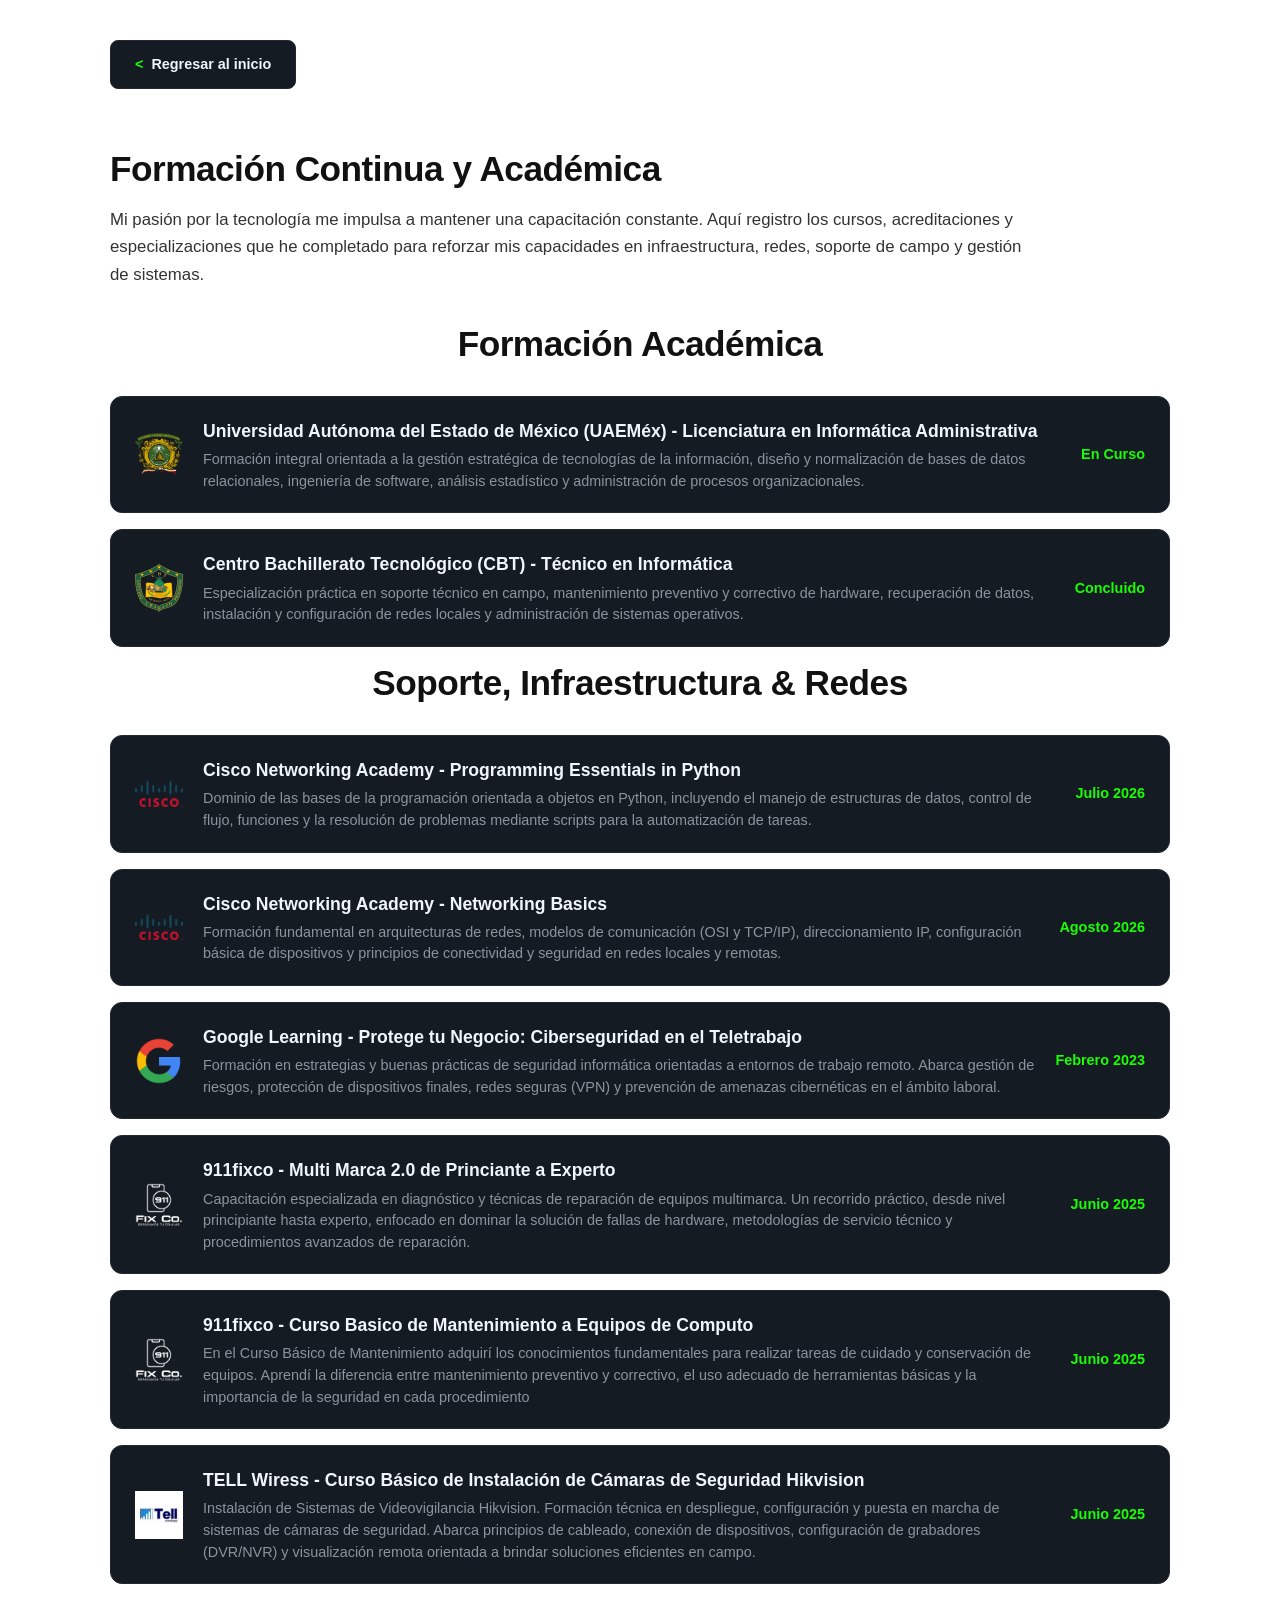
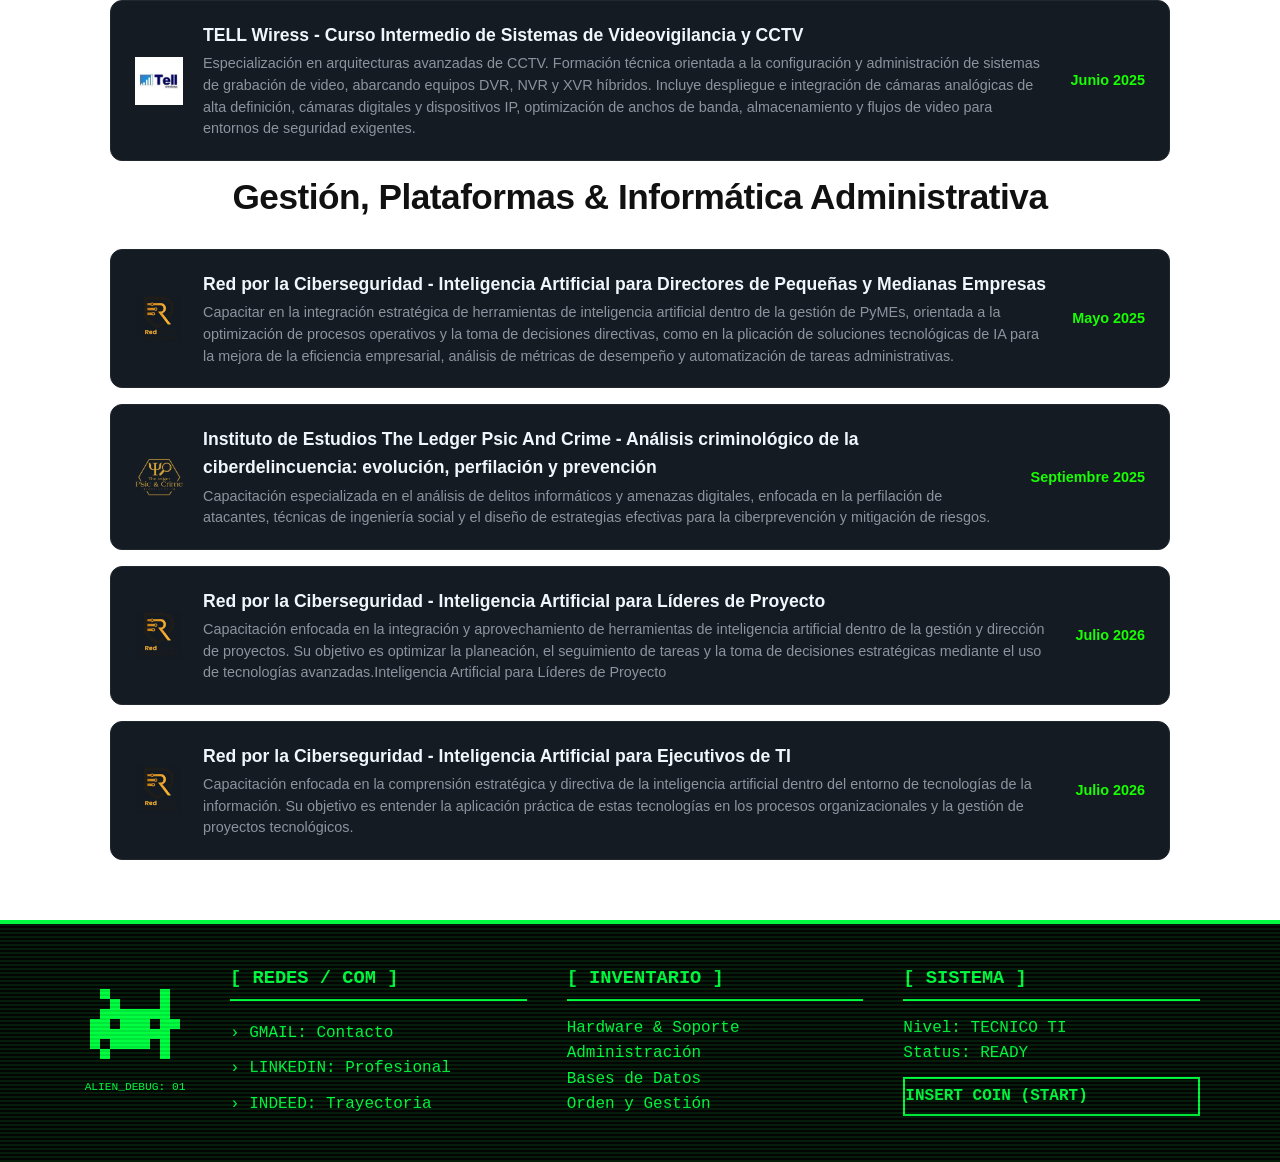
<file: LevelUp.html>
<!--
  =============================================================================
  PORTAFOLIO OFICIAL - IT & ADM
  Titular & Autor: Luis Enrique Ramírez
  Año: 2026 | Todos los Derechos Reservados ©
  
  [ AVISO DE PROPIEDAD INTELECTUAL Y PROTECCIÓN DE CÓDIGO ]
  El diseño visual, código fuente (HTML, CSS, JS), marca "IT & ADM", 
  estructura de componentes y contenidos presentados en este proyecto 
  son propiedad intelectual exclusiva de Luis Enrique Ramírez.
  
  Queda estrictamente prohibida la reproducción parcial o total, distribución, 
  modificación o uso no autorizado de este código con fines comerciales o de 
  plagio sin consentimiento previo por escrito del autor.
  =============================================================================
-->
<!DOCTYPE html>
<html lang="es">
<head>
    <meta charset="UTF-8">
    <meta http-equiv="X-UA-Compatible" content="IE=edge">
    <meta name="viewport" content="width=device-width, initial-scale=1.0">
    <meta name="theme-color" content="#0d0e12">
    <meta name="description" content="Portafolio de Luis Enrique Ramírez - Técnico Informático y Gestor Administrativo. Soporte técnico integral, gestión de procesos y desarrollo de páginas web básicas.">
    <meta name="keywords" content="Técnico en Informática, Soporte Informático, Gestión Administrativa, Páginas Web Básicas, Portafolios, Luis Enrique Ramírez">
    <meta name="author" content="Luis Enrique Ramirez">
    
    <!-- Seguridad y Privacidad Web -->
    <meta name="referrer" content="strict-origin-when-cross-origin">
    <meta http-equiv="Content-Security-Policy" content="default-src 'self'; script-src 'self' 'unsafe-inline'; style-src 'self' 'unsafe-inline' https://fonts.googleapis.com; font-src 'self' https://fonts.gstatic.com; img-src 'self' data: https:; connect-src 'self' ws:; object-src 'none'; base-uri 'self'; form-action 'self';">

    <!-- Open Graph / Meta etiquetas para Redes Sociales (WhatsApp, LinkedIn, Facebook) -->
    <meta property="og:type" content="website">
    <meta property="og:site_name" content="IT & ADM | Luis Enrique Ramírez">
    <meta property="og:title" content="Portafolio Técnico en Informática & Gestión Administrativa | Luis Enrique Ramírez">
    <meta property="og:description" content="Soporte técnico integral, instalación de CCTV y gestión administrativa.">
    <meta property="og:image" content="img/Person_Pixel Art.webp">
    <meta property="og:locale" content="es_MX">
    
    
    <!-- Twitter Cards -->
    <meta name="twitter:card" content="summary_large_image">
    <meta name="twitter:title" content="Portafolio Técnico en Informática & Gestión Administrativa | Luis Enrique Ramírez">
    <meta name="twitter:description" content="Soporte técnico integral, instalación de CCTV y gestión administrativa.">
    <meta name="twitter:image" content="img/Person_Pixel Art.webp">

    <link rel="stylesheet" href="Css/style.css">
    <link rel="stylesheet" href="Css/Proyectos.css">
    <link rel="icon" href="Logo.ico" type="image/x-icon">
    <link rel="apple-touch-icon" href="Logo.ico">
    <!-- Fuentes de Texto -->
    <link rel="preconnect" href="https://fonts.googleapis.com">
    <link rel="preconnect" href="https://fonts.gstatic.com" crossorigin>
    <link href="https://fonts.googleapis.com/css2?family=Plus+Jakarta+Sans:wght@400;500;600;700;800&family=Space+Mono:wght@400;700&display=swap" rel="stylesheet">
    <script src="Js/script.js" defer></script>
    <title>Level Up | Formación Continua</title>
</head>
<body>
   <!-- SECCIÓN BOTÓN: REGRESAR AL MENÚ PRINCIPAL  -->
  <section> 
    <!-- BOTÓN REGRESAR AL INICIO -->
     <div class="section-container"> 
        <div class="section-footer">
          <a href="index.html" class="btn-back">
          <span class="btn-arrow">&lt;</span> Regresar al inicio
        </a>
    </div>
     </div>
  </section>
  
 <!-- SECCIÓN PRINCIPAL: FORMACIÓN CONTINUA & CERTIFICACIONES -->
<section class="main-section" id="formacion-continua">
  <div class="section-container">
    
    <!-- ENCABEZADO DE SECCIÓN -->
    <header class="section-header">
      <h2 class="section-title">Formación Continua y Académica</h2>
      <p class="section-description">
        Mi pasión por la tecnología me impulsa a mantener una capacitación constante. Aquí registro los cursos, acreditaciones y especializaciones que he completado para reforzar mis capacidades en infraestructura, redes, soporte de campo y gestión de sistemas.
      </p>
    </header>

    <!-- LISTADO DE TARJETAS HORIZONTALES -->
    <div class="cert-list">
      <div class="section-container"> <!-- SECCIÓN BOTÓN: REGRESAR AL MENÚ PRINCIPAL  -->
        <h2 class="section-title"> Formación Académica</h2>
      </div>

      <!-- ITEM 1 -->
      <article class="cert-item">
        <div class="cert-media">
          <img src="img/Logo_de_la_UAEMex.svg.webp" alt="Cisco Networking Academy" class="cert-img">
        </div>
        <div class="cert-info">
          <h3 class="cert-name">Universidad Autónoma del Estado de México (UAEMéx) - Licenciatura en Informática Administrativa</h3>
          <p class="cert-summary">
            Formación integral orientada a la gestión estratégica de tecnologías de la información, diseño y normalización de bases de datos relacionales, ingeniería de software, análisis estadístico y administración de procesos organizacionales. 
          </p>
        </div>
        <div class="cert-date">
          <span>En Curso</span>
        </div>
      </article>

      <!-- ITEM 3 -->
      <article class="cert-item">
        <div class="cert-media">
          <img src="img/CBT_logo.webp" alt="Cisco NetAcad" class="cert-img">
        </div>
        <div class="cert-info">
          <h3 class="cert-name">Centro Bachillerato Tecnológico (CBT) - Técnico en Informática</h3>
          <p class="cert-summary">
            Especialización práctica en soporte técnico en campo, mantenimiento preventivo y correctivo de hardware, recuperación de datos, instalación y configuración de redes locales y administración de sistemas operativos.
          </p>
        </div>
        <div class="cert-date">
          <span>Concluido</span>
        </div>
      </article>

    <!-- LISTADO DE TARJETAS HORIZONTALES -->
    <div class="cert-list">
      <div class="section-container"> <!-- SECCIÓN BOTÓN: REGRESAR AL MENÚ PRINCIPAL  -->
        <h2 class="section-title"> Soporte, Infraestructura & Redes</h2>
      </div>

      <!-- ITEM 1 -->
      <article class="cert-item">
        <div class="cert-media">
          <img src="img/Cisco_logo.svg.webp" alt="Cisco Networking Academy" class="cert-img">
        </div>
        <div class="cert-info">
          <h3 class="cert-name">Cisco Networking Academy - Programming Essentials in Python</h3>
          <p class="cert-summary">
            Dominio de las bases de la programación orientada a objetos en Python, incluyendo el manejo de estructuras de datos, control de flujo, funciones y la resolución de problemas mediante scripts para la automatización de tareas. 
          </p>
        </div>
        <div class="cert-date">
          <span>Julio 2026</span>
        </div>
      </article>

      <!-- ITEM 3 -->
      <article class="cert-item">
        <div class="cert-media">
          <img src="img/Cisco_logo.svg.webp" alt="Cisco NetAcad" class="cert-img">
        </div>
        <div class="cert-info">
          <h3 class="cert-name">Cisco Networking Academy - Networking Basics</h3>
          <p class="cert-summary">
            Formación fundamental en arquitecturas de redes, modelos de comunicación (OSI y TCP/IP), direccionamiento IP, configuración básica de dispositivos y principios de conectividad y seguridad en redes locales y remotas. 
          </p>
        </div>
        <div class="cert-date">
          <span>Agosto 2026</span>
        </div>
      </article>

      <!-- ITEM 8 -->
      <article class="cert-item">
        <div class="cert-media">
          <img src="img/Google__G__logo.svg.webp" alt="Google" class="cert-img">
        </div>
        <div class="cert-info">
          <h3 class="cert-name">Google Learning - Protege tu Negocio: Ciberseguridad en el Teletrabajo</h3>
          <p class="cert-summary">
            Formación en estrategias y buenas prácticas de seguridad informática orientadas a entornos de trabajo remoto. Abarca gestión de riesgos, protección de dispositivos finales, redes seguras (VPN) y prevención de amenazas cibernéticas en el ámbito laboral. 
          </p>
        </div>
        <div class="cert-date">
          <span>Febrero 2023</span>
        </div>
      </article>

      <!-- ITEM 11 -->
      <article class="cert-item">
        <div class="cert-media">
          <img src="img/Fixco-Logo.webp" alt="911fixco" class="cert-img">
        </div>
        <div class="cert-info">
          <h3 class="cert-name">911fixco - Multi Marca 2.0 de Princiante a Experto</h3>
          <p class="cert-summary">
            Capacitación especializada en diagnóstico y técnicas de reparación de equipos multimarca. Un recorrido práctico, desde nivel principiante hasta experto, enfocado en dominar la solución de fallas de hardware, metodologías de servicio técnico y procedimientos avanzados de reparación.</p>
        </div>
        <div class="cert-date">
          <span>Junio 2025</span>
        </div>
      </article>

      <!-- ITEM 12 -->
      <article class="cert-item">
        <div class="cert-media">
          <img src="img/Fixco-Logo.webp" alt="911fixco" class="cert-img">
        </div>
        <div class="cert-info">
          <h3 class="cert-name">911fixco - Curso Basico de Mantenimiento a Equipos de Computo</h3>
          <p class="cert-summary">
            En el Curso Básico de Mantenimiento adquirí los conocimientos fundamentales para realizar tareas de cuidado y conservación de equipos. Aprendí la diferencia entre mantenimiento preventivo y correctivo, el uso adecuado de herramientas básicas y la importancia de la seguridad en cada procedimiento
          </p>
        </div>
        <div class="cert-date">
          <span>Junio 2025</span>
        </div>
      </article>

      <!-- ITEM 11 -->
      <article class="cert-item">
        <div class="cert-media">
          <img src="img/images.webp" alt="Tell " class="cert-img">
        </div>
        <div class="cert-info">
          <h3 class="cert-name">TELL Wiress - Curso Básico de Instalación de Cámaras de Seguridad Hikvision</h3>
          <p class="cert-summary">
            Instalación de Sistemas de Videovigilancia Hikvision. Formación técnica en despliegue, configuración y puesta en marcha de sistemas de cámaras de seguridad. Abarca principios de cableado, conexión de dispositivos, configuración de grabadores (DVR/NVR) y visualización remota orientada a brindar soluciones eficientes en campo.</p>
        </div>
        <div class="cert-date">
          <span>Junio 2025</span>
        </div>
      </article>

       <article class="cert-item">
        <div class="cert-media">
          <img src="img/images.webp" alt="Tell " class="cert-img">
        </div>
        <div class="cert-info">
          <h3 class="cert-name">TELL Wiress - Curso Intermedio de Sistemas de Videovigilancia y CCTV</h3>
          <p class="cert-summary">
            Especialización en arquitecturas avanzadas de CCTV. Formación técnica orientada a la configuración y administración de sistemas de grabación de video, abarcando equipos DVR, NVR y XVR híbridos. Incluye despliegue e integración de cámaras analógicas de alta definición, cámaras digitales y dispositivos IP, optimización de anchos de banda, almacenamiento y flujos de video para entornos de seguridad exigentes.</p>
        </div>
        <div class="cert-date">
          <span>Junio 2025</span>
        </div>
      </article>

      <div class="section-container"> <!-- SECCIÓN BOTÓN: REGRESAR AL MENÚ PRINCIPAL  -->
        <h2 class="section-title">Gestión, Plataformas & Informática Administrativa</h2>
      </div>

       <!-- ITEM 4 -->
      <article class="cert-item">
        <div class="cert-media">
          <img src="img/Logo-escudo-negro-scaled.webp" alt="Red por la Ciberseguridad" class="cert-img">
        </div>
        <div class="cert-info">
          <h3 class="cert-name">Red por la Ciberseguridad - Inteligencia Artificial para Directores de Pequeñas y Medianas Empresas</h3>
          <p class="cert-summary">
            Capacitar en la integración estratégica de herramientas de inteligencia artificial dentro de la gestión de PyMEs, orientada a la optimización de procesos operativos y la toma de decisiones directivas, como en la plicación de soluciones tecnológicas de IA para la mejora de la eficiencia empresarial, análisis de métricas de desempeño y automatización de tareas administrativas. 
          </p>
        </div>
        <div class="cert-date">
          <span>Mayo 2025</span>
        </div>
      </article>

      <!-- ITEM 5 -->
      <article class="cert-item">
        <div class="cert-media">
          <img src="img/Logo-dorado-The-Ledger.webp" alt="I.E.T.P.C" class="cert-img">
        </div>
        <div class="cert-info">
          <h3 class="cert-name">Instituto de Estudios The Ledger Psic And Crime - Análisis criminológico de la ciberdelincuencia: evolución, perfilación y prevención</h3>
          <p class="cert-summary">
            Capacitación especializada en el análisis de delitos informáticos y amenazas digitales, enfocada en la perfilación de atacantes, técnicas de ingeniería social y el diseño de estrategias efectivas para la ciberprevención y mitigación de riesgos. 
          </p>
        </div>
        <div class="cert-date">
          <span>Septiembre 2025</span>
        </div>
      </article>

        <!-- ITEM 2 -->
      <article class="cert-item">
        <div class="cert-media">
          <img src="img/Logo-escudo-negro-scaled.webp" alt="Google Security" class="cert-img">
        </div>
        <div class="cert-info">
          <h3 class="cert-name">Red por la Ciberseguridad - Inteligencia Artificial para Líderes de Proyecto</h3>
          <p class="cert-summary">
            Capacitación enfocada en la integración y aprovechamiento de herramientas de inteligencia artificial dentro de la gestión y dirección de proyectos. Su objetivo es optimizar la planeación, el seguimiento de tareas y la toma de decisiones estratégicas mediante el uso de tecnologías avanzadas.Inteligencia Artificial para Líderes de Proyecto
          </p>
        </div>
        <div class="cert-date">
          <span>Julio 2026</span>
        </div>
      </article>


      <!-- ITEM 15 -->
      <article class="cert-item">
        <div class="cert-media">
          <img src="img/Logo-escudo-negro-scaled.webp" alt="Red por la Ciberseguridad" class="cert-img">
        </div>
        <div class="cert-info">
          <h3 class="cert-name">Red por la Ciberseguridad - Inteligencia Artificial para Ejecutivos de TI</h3>
          <p class="cert-summary">
            Capacitación enfocada en la comprensión estratégica y directiva de la inteligencia artificial dentro del entorno de tecnologías de la información. Su objetivo es entender la aplicación práctica de estas tecnologías en los procesos organizacionales y la gestión de proyectos tecnológicos. 
          </p>
        </div>
        <div class="cert-date">
          <span>Julio 2026</span>
        </div>
      </article>
    </div>
  </div>
</section>
</body>
<footer class="arcade-footer" id="Contacto">
    <!-- Efecto CRT Scanlines (Creatividad visual) -->
    <div class="scanlines" aria-hidden="true"></div>

    <div class="footer-wrapper">
        <!-- El Alien de 8 bits -->
        <div class="alien-zone">
            <div class="pixel-alien">
                <div class="row"><i></i><i></i><div class="p"></div><i></i><i></i><i></i><i></i><i></i><div class="p"></div><i></i><i></i></div>
                <div class="row"><i></i><i></i><i></i><div class="p"></div><i></i><i></i><i></i><i></i><div class="p"></div><i></i><i></i></div>
                <div class="row"><i></i><i></i><div class="p"></div><div class="p"></div><div class="p"></div><div class="p"></div><div class="p"></div><div class="p"></div><div class="p"></div><i></i><i></i></div>
                <div class="row"><i></i><div class="p"></div><div class="p"></div><i></i><div class="p"></div><div class="p"></div><div class="p"></div><i></i><div class="p"></div><div class="p"></div><i></i></div>
                <div class="row"><i></i><div class="p"></div><div class="p"></div><div class="p"></div><div class="p"></div><div class="p"></div><div class="p"></div><div class="p"></div><div class="p"></div><i></i></div>
                <div class="row"><i></i><div class="p"></div><i></i><div class="p"></div><div class="p"></div><div class="p"></div><div class="p"></div><i></i><div class="p"></div><i></i><i></i></div>
                <div class="row"><i></i><i></i><div class="p"></div><i></i><i></i><i></i><i></i><i></i><div class="p"></div><i></i><i></i></div>
            </div>
            <span class="alien-status">ALIEN_DEBUG: 01</span>
        </div>

        <!-- Secciones del Footer -->
        <div class="footer-grid">
            <!-- Columna 1: Contacto -->
            <div class="footer-col">
                <h3>[ REDES / COM ]</h3>
                <ul>
                    <li><a href="mailto:monstesinos1504@gmail.com">› GMAIL: Contacto</a></li>
                    <li><a href="https://www.linkedin.com/in/luis-enrique-ramirez-montesinos-566067312/" target="_blank" rel="noopener noreferrer">› LINKEDIN: Profesional</a></li>
                    <li><a href="https://profile.indeed.com/p/luisenriquer-6pw5rjm" target="_blank" rel="noopener noreferrer">› INDEED: Trayectoria</a></li>
                </ul>
            </div>

            <!-- Columna 2: Inventario -->
            <div class="footer-col">
            <h3>[ INVENTARIO ]</h3>
                <div class="inventory-bar">
                    <span>Hardware & Soporte</span><br>
                    <span>Administración</span><br>
                    <span>Bases de Datos</span><br>
                    <span>Orden y Gestión</span>
                </div>
            </div>

            <!-- Columna 3: Sistema -->
            <div class="footer-col">
                <h3>[ SISTEMA ]</h3>
                <p>Nivel: TECNICO TI</p>
                <p>Status: <span class="blink">READY</span></p>
                <a href="easter-egg.html" class="start-btn">INSERT COIN (START)</a>
            </div>
        </div>
    </div>
</footer>
</html>
</file>
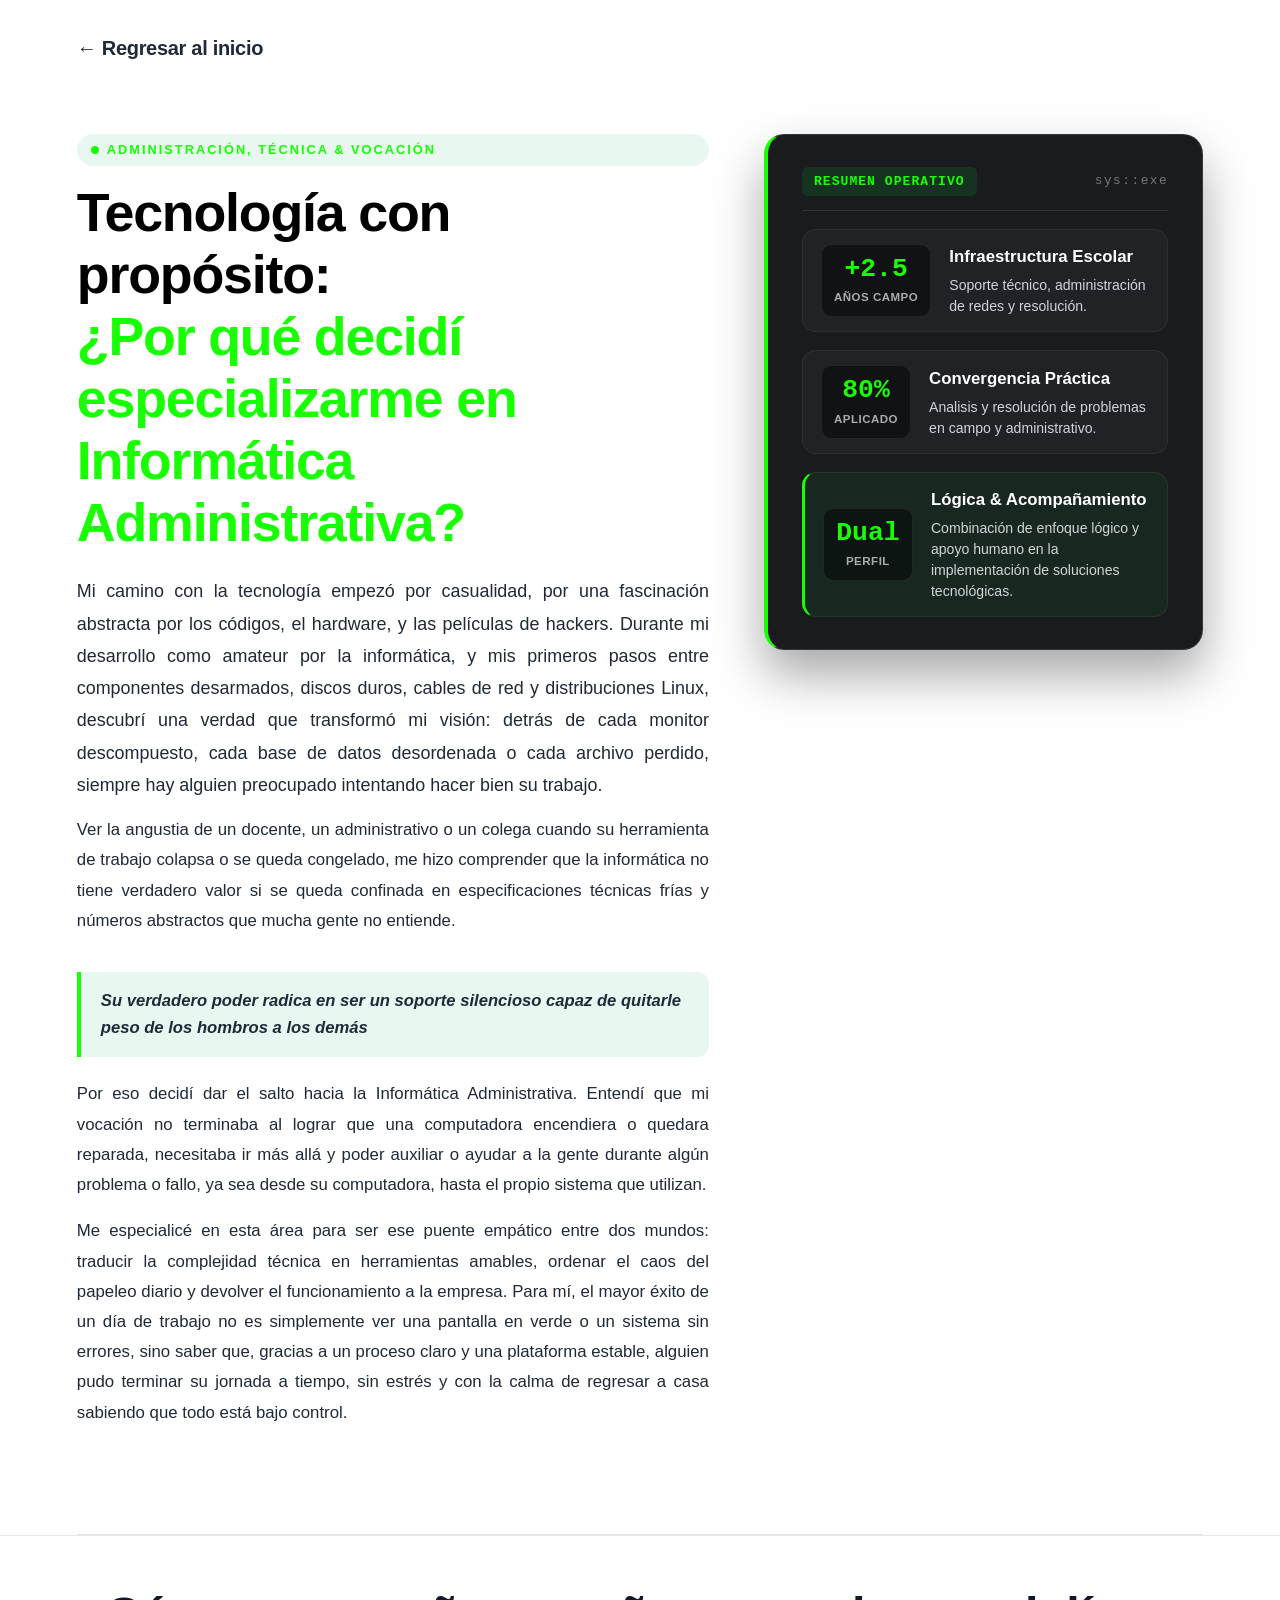
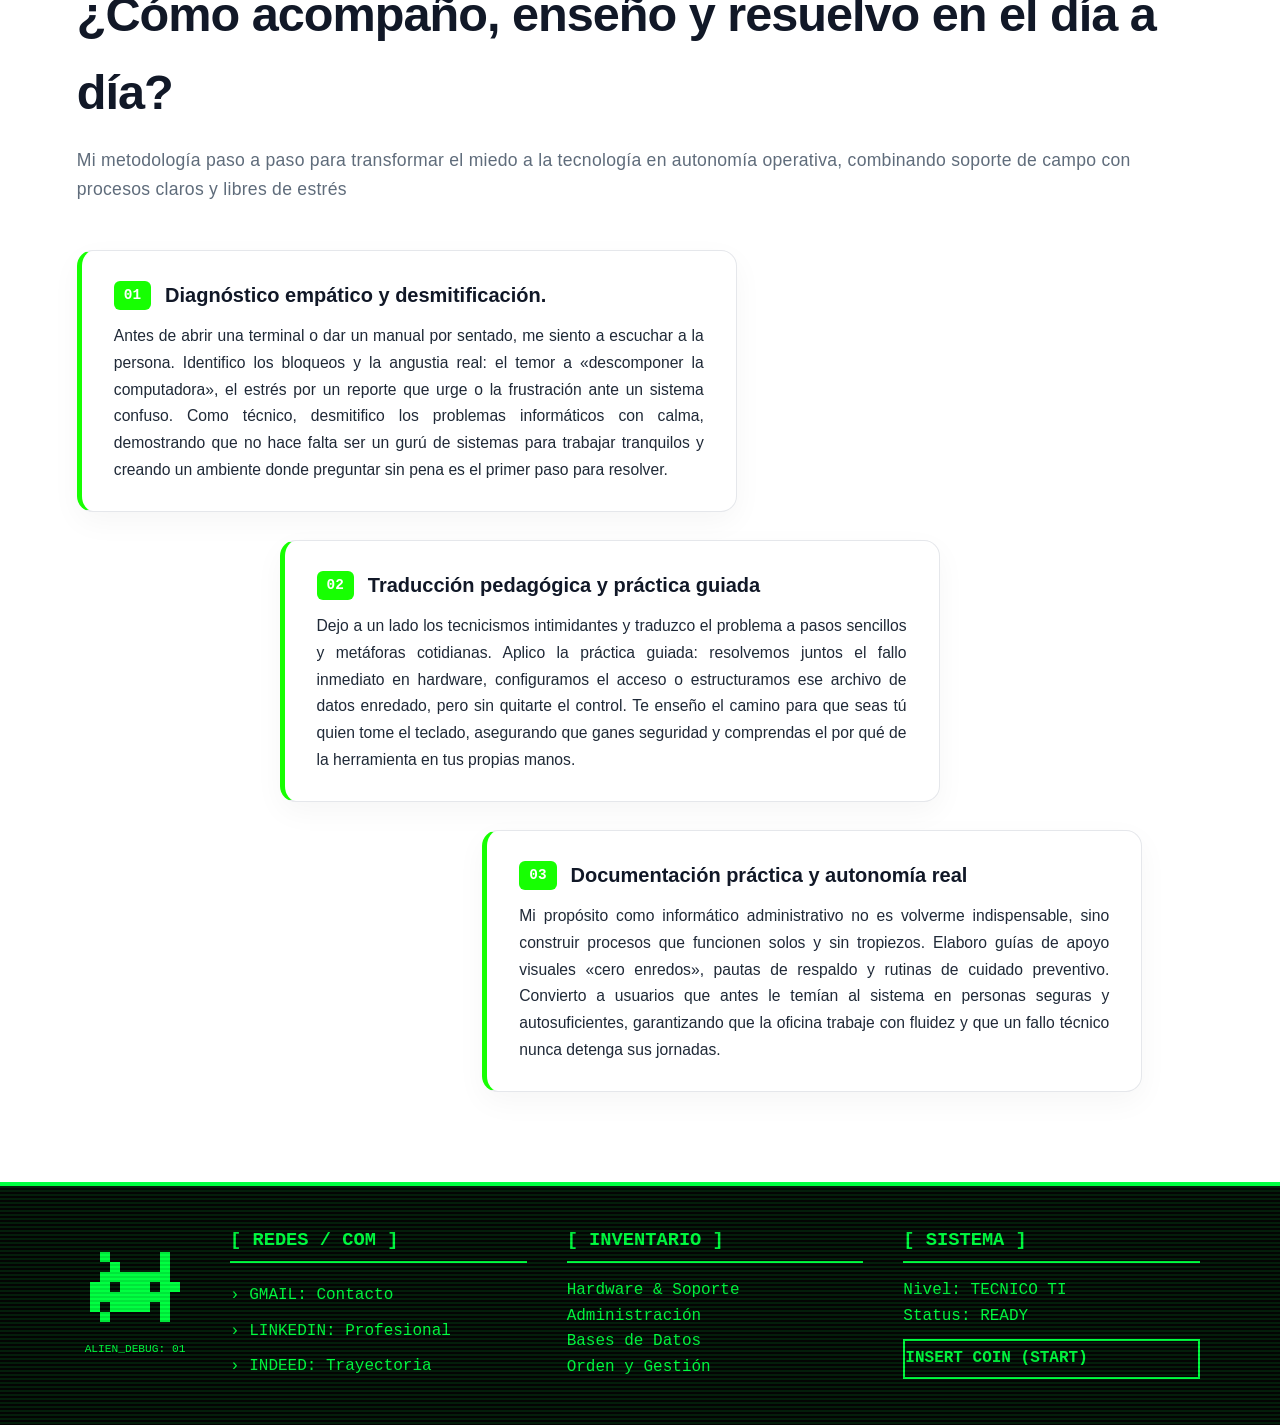
<file: Note.html>
<!--
  =============================================================================
  TRAYECTORIA & ESPECIALIDAD - sys::exe
  PORTAFOLIO OFICIAL - LUIS ENRIQUE RAMÍREZ (IT & ADM)
  Sistema de Diseño, Tokens Visuales y Estilos Responsive
  
  Copyright (c) 2026 Luis Enrique Ramírez. Todos los derechos reservados.
  
  [ AVISO DE DERECHOS DE AUTOR Y PROPIEDAD INTELECTUAL ]
  El diseño de interfaz, paleta de colores, animaciones, componentes retro
  y maquetación responsive son propiedad intelectual exclusiva de Luis Enrique Ramírez.
  Prohibido el plagio o uso no autorizado de estos estilos visuales.
  =============================================================================
-->
<!DOCTYPE html>
<html lang="es">
<head>
    <meta charset="UTF-8">
    <meta http-equiv="X-UA-Compatible" content="IE=edge">
    <meta name="viewport" content="width=device-width, initial-scale=1.0">
    <meta name="theme-color" content="#0d0e12">
    <meta name="description" content="Trayectoria operativa y especialización técnica de Luis Enrique Ramírez. Resumen de experiencia en soporte e infraestructura escolar y convergencia práctica.">
    <meta name="author" content="Luis Enrique Ramirez">
    <link rel="icon" href="Logo.ico" type="image/x-icon">
    <link rel="apple-touch-icon" href="Logo.ico">
    <link rel="stylesheet" href="Css/tail.css">
    <link rel="preconnect" href="https://fonts.googleapis.com">
    <link rel="preconnect" href="https://fonts.gstatic.com" crossorigin>
    <link href="https://fonts.googleapis.com/css2?family=Inter:wght@400;500;600;700&display=swap" rel="stylesheet">
    <link rel="stylesheet" href="Css/style.css">
    <script src="Js/script.js" defer></script>
    <title>sys::exe - Trayectoria & Especialidad | Luis Enrique Ramírez</title>
</head>
<body>

    <div class="contenedor-fluido">
        <!-- Navegación Superior -->
        <nav class="nav-superior">
            <a href="index.html">← Regresar al inicio</a>
        </nav>

        <!-- Manifiesto Hero en Grande: ¿Por qué EdTech? -->
        <section class="hero-manifiesto">
            <div class="hero-texto">
                <span class="badge-acento">Administración, Técnica & Vocación</span>
                <h1>Tecnología con propósito:<br><span class="texto-acento-neon">¿Por qué decidí especializarme en Informática Administrativa?</span></h1>
                
                <p class="hero-descripcion">
                    Mi camino con la tecnología empezó por casualidad, por una fascinación abstracta por los códigos, el hardware, y las películas de hackers. Durante mi desarrollo como amateur por la informática, y mis primeros pasos entre componentes desarmados, discos duros, cables de red y distribuciones Linux, descubrí una verdad que transformó mi visión: detrás de cada monitor descompuesto, cada base de datos desordenada o cada archivo perdido, siempre hay alguien preocupado intentando hacer bien su trabajo.
                </p>

                <p class="hero-descripcion-cuerpo">
                    Ver la angustia de un docente, un administrativo o un colega cuando su herramienta de trabajo colapsa o se queda congelado, me hizo comprender que la informática no tiene verdadero valor si se queda confinada en especificaciones técnicas frías y números abstractos que mucha gente no entiende.
                </p>

                <blockquote class="manifiesto-cita">
                    Su verdadero poder radica en ser un soporte silencioso capaz de quitarle peso de los hombros a los demás
                </blockquote>

                <p class="hero-descripcion-cuerpo">
                    Por eso decidí dar el salto hacia la Informática Administrativa. Entendí que mi vocación no terminaba al lograr que una computadora encendiera o quedara reparada, necesitaba ir más allá y poder auxiliar o ayudar a la gente durante algún problema o fallo, ya sea desde su computadora, hasta el propio sistema que utilizan.
                </p>

                <p class="hero-descripcion-cuerpo">
                    Me especialicé en esta área para ser ese puente empático entre dos mundos: traducir la complejidad técnica en herramientas amables, ordenar el caos del papeleo diario y devolver el funcionamiento a la empresa. Para mí, el mayor éxito de un día de trabajo no es simplemente ver una pantalla en verde o un sistema sin errores, sino saber que, gracias a un proceso claro y una plataforma estable, alguien pudo terminar su jornada a tiempo, sin estrés y con la calma de regresar a casa sabiendo que todo está bajo control.
                </p>
            </div>

            <!-- Bento Card de Métricas Operativas -->
            <div class="hero-visual">
                <div class="bento-card-metricas">
                    <div class="bento-badge-top">
                        <span class="bento-tag">Resumen Operativo</span>
                        <span class="bento-watermark">sys::exe</span>
                    </div>

                    <!-- Métrica 1: Experiencia en Campo -->
                    <div class="metrica-fila">
                        <div class="metrica-cifra-box">
                            <span class="metrica-cifra">+2.5</span>
                            <span class="metrica-tipo">Años campo</span>
                        </div>
                        <div class="metrica-detalle">
                            <h4>Infraestructura Escolar</h4>
                            <p>Soporte técnico, administración de redes y resolución.</p>
                        </div>
                    </div>

                    <!-- Métrica 2: Aplicación Práctica -->
                    <div class="metrica-fila">
                        <div class="metrica-cifra-box">
                            <span class="metrica-cifra">80%</span>
                            <span class="metrica-tipo">Aplicado</span>
                        </div>
                        <div class="metrica-detalle">
                            <h4>Convergencia Práctica</h4>
                            <p>Analisis y resolución de problemas en campo y administrativo.</p>
                        </div>
                    </div>

                    <!-- Métrica 3: Enfoque Dual -->
                    <div class="metrica-fila metrica-destacada">
                        <div class="metrica-cifra-box">
                            <span class="metrica-cifra">Dual</span>
                            <span class="metrica-tipo">Perfil</span>
                        </div>
                        <div class="metrica-detalle">
                            <h4>Lógica & Acompañamiento</h4>
                            <p>Combinación de enfoque lógico y apoyo humano en la implementación de soluciones tecnológicas.</p>
                        </div>
                    </div>
                </div>
            </div>
        </section>
    </div>
    <!-- Metodología de Enseñanza y Acompañamiento Técnico -->
    <section class="seccion-escalera-bg" id="especialidad">
    <div class="escalera-contenido">
        
        <div class="escalera-header">
            <h2>¿Cómo acompaño, enseño y resuelvo en el día a día?</h2>
            <p class="escalera-subtitulo">Mi metodología paso a paso para transformar el miedo a la tecnología en autonomía operativa, combinando soporte de campo con procesos claros y libres de estrés</p>
        </div>

        <div class="escalera-pasos">
            
            <!-- Peldaño 1 -->
            <div class="peldano-card paso-1">
                <div class="peldano-top">
                    <span class="peldano-num">01</span>
                    <h3>Diagnóstico empático y desmitificación.</h3>
                </div>
                <p>
                    Antes de abrir una terminal o dar un manual por sentado, me siento a escuchar a la persona. Identifico los bloqueos y la angustia real: el temor a «descomponer la computadora», el estrés por un reporte que urge o la frustración ante un sistema confuso. Como técnico, desmitifico los problemas informáticos con calma, demostrando que no hace falta ser un gurú de sistemas para trabajar tranquilos y creando un ambiente donde preguntar sin pena es el primer paso para resolver.
                </p>
            </div>

            <!-- Peldaño 2 -->
            <div class="peldano-card paso-2">
                <div class="peldano-top">
                    <span class="peldano-num">02</span>
                    <h3>Traducción pedagógica y práctica guiada</h3>
                </div>
                <p>
                    Dejo a un lado los tecnicismos intimidantes y traduzco el problema a pasos sencillos y metáforas cotidianas. Aplico la práctica guiada: resolvemos juntos el fallo inmediato en hardware, configuramos el acceso o estructuramos ese archivo de datos enredado, pero sin quitarte el control. Te enseño el camino para que seas tú quien tome el teclado, asegurando que ganes seguridad y comprendas el por qué de la herramienta en tus propias manos.
                </p>
            </div>

            <!-- Peldaño 3 -->
            <div class="peldano-card paso-3">
                <div class="peldano-top">
                    <span class="peldano-num">03</span>
                    <h3>Documentación práctica y autonomía real</h3>
                </div>
                <p>
                    Mi propósito como informático administrativo no es volverme indispensable, sino construir procesos que funcionen solos y sin tropiezos. Elaboro guías de apoyo visuales «cero enredos», pautas de respaldo y rutinas de cuidado preventivo. Convierto a usuarios que antes le temían al sistema en personas seguras y autosuficientes, garantizando que la oficina trabaje con fluidez y que un fallo técnico nunca detenga sus jornadas.
                </p>
            </div>

        </div>
    </div>
</section>
<!-- Botón Flotante: Volver al Inicio -->
    <button id="scrollTopBtn" class="scroll-top-btn" aria-label="Volver arriba" title="Volver al inicio">
        <svg viewBox="0 0 24 24" width="20" height="20" fill="none" stroke="currentColor" stroke-width="2.5" stroke-linecap="round" stroke-linejoin="round" aria-hidden="true">
            <path d="M12 19V5M5 12l7-7 7 7"/>
        </svg>
    </button>
</body>
<!-- ==========================================
     SECCIÓN: FOOTER (REDES & CONTACTO)
     ========================================== -->
<footer class="arcade-footer" id="Contacto">
    <!-- Efecto CRT Scanlines (Creatividad visual) -->
    <div class="scanlines" aria-hidden="true"></div>

    <div class="footer-wrapper">
        <!-- El Alien de 8 bits -->
        <div class="alien-zone">
            <div class="pixel-alien">
                <div class="row"><i></i><i></i><div class="p"></div><i></i><i></i><i></i><i></i><i></i><div class="p"></div><i></i><i></i></div>
                <div class="row"><i></i><i></i><i></i><div class="p"></div><i></i><i></i><i></i><i></i><div class="p"></div><i></i><i></i></div>
                <div class="row"><i></i><i></i><div class="p"></div><div class="p"></div><div class="p"></div><div class="p"></div><div class="p"></div><div class="p"></div><div class="p"></div><i></i><i></i></div>
                <div class="row"><i></i><div class="p"></div><div class="p"></div><i></i><div class="p"></div><div class="p"></div><div class="p"></div><i></i><div class="p"></div><div class="p"></div><i></i></div>
                <div class="row"><i></i><div class="p"></div><div class="p"></div><div class="p"></div><div class="p"></div><div class="p"></div><div class="p"></div><div class="p"></div><div class="p"></div><i></i></div>
                <div class="row"><i></i><div class="p"></div><i></i><div class="p"></div><div class="p"></div><div class="p"></div><div class="p"></div><i></i><div class="p"></div><i></i><i></i></div>
                <div class="row"><i></i><i></i><div class="p"></div><i></i><i></i><i></i><i></i><i></i><div class="p"></div><i></i><i></i></div>
            </div>
            <span class="alien-status">ALIEN_DEBUG: 01</span>
        </div>

        <!-- Secciones del Footer -->
        <div class="footer-grid">
            <!-- Columna 1: Contacto -->
            <div class="footer-col">
                <h3>[ REDES / COM ]</h3>
                <ul>
                    <li><a href="mailto:monstesinos1504@gmail.com">› GMAIL: Contacto</a></li>
                    <li><a href="https://www.linkedin.com/in/luis-enrique-ramirez-montesinos-566067312/" target="_blank" rel="noopener noreferrer">› LINKEDIN: Profesional</a></li>
                    <li><a href="https://profile.indeed.com/p/luisenriquer-6pw5rjm" target="_blank" rel="noopener noreferrer">› INDEED: Trayectoria</a></li>
                </ul>
            </div>

            <!-- Columna 2: Inventario -->
            <div class="footer-col">
            <h3>[ INVENTARIO ]</h3>
                <div class="inventory-bar">
                    <span>Hardware & Soporte</span><br>
                    <span>Administración</span><br>
                    <span>Bases de Datos</span><br>
                    <span>Orden y Gestión</span>
                </div>
            </div>

            <!-- Columna 3: Sistema -->
            <div class="footer-col">
                <h3>[ SISTEMA ]</h3>
                <p>Nivel: TECNICO TI</p>
                <p>Status: <span class="blink">READY</span></p>
                <a href="easter-egg.html" class="start-btn">INSERT COIN (START)</a>
            </div>
        </div>
    </div>
</footer>
</html>
</file>
<file: Css/style.css>
/*
  =============================================================================
  PORTAFOLIO OFICIAL - LUIS ENRIQUE RAMÍREZ (IT & ADM)
  Sistema de Diseño, Tokens Visuales y Estilos Responsive
  
  Copyright (c) 2026 Luis Enrique Ramírez. Todos los derechos reservados.
  
  [ AVISO DE DERECHOS DE AUTOR Y PROPIEDAD INTELECTUAL ]
  El diseño de interfaz, paleta de colores, animaciones, componentes retro
  y maquetación responsive son propiedad intelectual exclusiva de Luis Enrique Ramírez.
  Prohibido el plagio o uso no autorizado de estos estilos visuales.
  
  =============================================================================
  TABLA DE CONTENIDOS (CSS INDEX)
  1. Variables y Configuración Inicial
  2. Estilos del Hero (Split-Screen)
  3. Barra de Navegación (Navbar)
  4. Sección Sobre Mí (Logs / Trayectoria)
  5. Banner de Tecnología Aplicada (Labs)
  6. Tarjetas de Servicios (Archive)
  7. Pie de Página Retro (Arcade Footer)
  8. Componentes Flotantes (Toast & Modal WhatsApp)
  =============================================================================
*/

        :root {
            /* Colores base y fondos */
            --bg: #ffffff;
            --text: #21364a;
            --color-bg-light: #f5f9ff;
            --color-bg-dark: #0d0e12;
            --color-text-main: #21364a;
            --color-text-muted: #94a3b8;

            /* Identidad de marca y acentos neón */
            --hero-lime: #17ff02;        /* Verde neón / lima principal */
            --hero-indigo: #111111;      /* Fondo oscuro secundario */
            --hero-dark-text: #121829;   /* Contraste para textos oscuros */
            --card-accent: #ff5f38;      /* Color de acento coral */
            --border-glow: rgba(23, 255, 2, 0.25);
        }

        html {
            scroll-behavior: smooth;
        }

        /* Reset global basado en tu hoja de estilos anterior */
        * {
            box-sizing: border-box;
            margin: 0;
            padding: 0;
        }

        body {
            font-family: 'Plus Jakarta Sans', "Segoe UI", Tahoma, Geneva, Verdana, sans-serif;
            line-height: 1.6;
            background: var(--bg);
            color: var(--text);
            overflow-x: hidden;
        }

        /* ==========================================
           ESTILOS DEL HERO (SPLIT-SCREEN)
           ========================================== */
        .hero {
            position: relative;
            min-height: 100vh;
            width: 100%;
            overflow: hidden;
            background: transparent;
        }

        /* Contenedor dividido en 60% y 40% */
        .hero-split-container {
            display: grid;
            grid-template-columns: 60% 40%;
            min-height: 100vh;
            width: 100%;
            position: relative;
        }

        /* ==========================================
           BARRA DE NAVEGACIÓN TRASLÚCIDA (NAVBAR)
           ========================================== */
        .navbar {
            position: absolute;
            top: 1.5rem;
            left: 50%;
            transform: translateX(-50%);
            width: calc(100% - 2.5rem);
            max-width: 1100px;
            display: flex;
            justify-content: space-between;
            align-items: center;
            padding: 0.7rem 1.5rem;
            background: rgba(15, 23, 42, 0.6); /* Fondo oscuro traslúcido para legibilidad universal */
            border: 1px solid rgba(255, 255, 255, 0.15);
            border-radius: 999px;
            backdrop-filter: blur(12px);
            -webkit-backdrop-filter: blur(12px);
            z-index: 100;
        }

        .logo {
            font-size: 1.15rem;
            font-weight: 700;
            color: #ffffff;
            text-decoration: none;
            letter-spacing: -0.02em;
        }

        .nav-links {
            display: flex;
            gap: 0.3rem;
            list-style: none !important;
            margin: 0;
            padding: 0;
        }

        .nav-links li {
            list-style: none !important;
        }

        .nav-links a {
            color: rgba(255, 255, 255, 0.9);
            text-decoration: none;
            font-size: 0.9rem;
            font-weight: 600;
            padding: 0.5rem 1rem;
            border-radius: 999px;
            transition: background 0.25s ease, color 0.25s ease;
        }

        @media (hover: hover) and (pointer: fine) {
            .nav-links a:hover {
                background: var(--hero-lime);
                color: var(--hero-dark-text);
            }
        }

        .nav-links a.active-link {
            background: var(--hero-lime);
            color: var(--hero-dark-text);
        }

        /* Botón hamburguesa para móviles */
        .menu-toggle {
            display: none;
            flex-direction: column;
            gap: 4px;
            border: 0;
            background: transparent;
            cursor: pointer;
            padding: 0.3rem;
            z-index: 101;
        }

        .menu-toggle span {
            width: 22px;
            height: 2px;
            background: #ffffff;
            border-radius: 2px;
            transition: all 0.3s ease;
        }

        .hero-left {
            background-color: var(--hero-indigo);
            color: white;
            padding: 11rem 6rem 4rem 6rem;
            display: flex;
            flex-direction: column;
            justify-content: space-between;
            position: relative;
            overflow: hidden;
        }

        .hero-left-content {
            max-width: 580px;
            animation: heroFadeUp 0.9s ease-out both;
            z-index: 2;
        }

        .eyebrow {
            font-size: 0.85rem;
            letter-spacing: 0.15em;
            text-transform: uppercase;
            opacity: 0.85;
            margin-bottom: 1.2rem;
            font-weight: 600;
        }

        .hero h1 {
            font-size: clamp(2.2rem, 4.5vw, 3.8rem);
            line-height: 1.1;
            font-weight: 800;
            margin-bottom: 1.5rem;
        }

        .highlight-text,
        .green-text {
            color: var(--hero-lime, #17ff02);
        }

        .hero-description {
            font-size: 1.05rem;
            color: rgba(255, 255, 255, 0.85);
            margin-bottom: 2.2rem;
            line-height: 1.6;
            text-align: justify;
            text-justify: inter-word;
        }

        /* Botón de acción destacado */
        .btn-hero {
            background-color: var(--hero-lime) !important;
            color: var(--hero-dark-text) !important;
            padding: 0.9rem 1.8rem;
            border-radius: 999px;
            font-weight: 700;
            text-decoration: none;
            display: inline-block;
            transition: transform 0.2s ease, box-shadow 0.2s ease;
        }

        .btn-hero:hover {
            transform: translateY(-3px);
            box-shadow: 0 10px 25px rgba(198, 241, 109, 0.4);
        }

        /* Columnas informativas del pie */
        .hero-left-footer {
            display: grid;
            grid-template-columns: 1fr 1fr;
            gap: 2.5rem;
            margin-top: 4rem;
            border-top: 1px solid rgba(255, 255, 255, 0.15);
            padding-top: 2rem;
            max-width: 600px;
            z-index: 2;
        }

        .hero-foot-col strong {
            display: block;
            font-size: 0.95rem;
            color: var(--hero-lime);
            margin-bottom: 0.4rem;
            font-weight: 700;
        }

        .hero-foot-col p {
            font-size: 0.85rem;
            color: rgba(255, 255, 255, 0.7);
            line-height: 1.4;
            margin: 0;
        }

        .hero-right {
            background-color: var(--hero-lime);
            position: relative;
            overflow: hidden;
        }

        /* ==========================================
           FOTO DE PERFIL SUPERPUESTA 
           ========================================== */
        .hero-profile-container {
            position: absolute;
            top: 50%;
            left: 68%; /* Alineado con el corte divisor del 60% */
            width: 340px;
            height: 400px;
            z-index: 50;
            animation: heroProfileFadeUp 1.1s ease-out both;
        }

        .profile-frame {
            position: relative;
            width: 100%;
            height: 100%;
            background: #c3cfd9; /* Fondo de respaldo */
            border-radius: 12px;
        }

        /* El marco decorativo blanco desfasado */
        .profile-frame::before {
            content: '';
            position: absolute;
            bottom: -15px;
            right: -15px;
            width: 100%;
            height: 100%;
            border: 2.5px solid #ffffff;
            border-radius: 12px;
            z-index: -1;
            pointer-events: none;
        }

        .profile-img {
            width: 100%;
            height: 100%;
            object-fit: cover;
            border-radius: 12px;
            display: block;
        }

        /* ==========================================
           ELEMENTOS GEOMÉTRICOS DECORATIVOS
           ========================================== */
        .deco-dots {
            position: absolute;
            width: 120px;
            height: 120px;
            pointer-events: none;
            opacity: 0.25;
        }

        .deco-dots-left {
            top: 15%;
            right: 8%;
            background-image: radial-gradient(white 2px, transparent 2px);
            background-size: 14px 14px;
        }

        .deco-dots-right {
            bottom: 25%;
            left: 8%;
            background-image: radial-gradient(var(--hero-dark-text) 2px, transparent 2px);
            background-size: 14px 14px;
            opacity: 0.15;
        }

        .deco-zigzag {
            position: absolute;
            width: 80px;
            height: 24px;
            pointer-events: none;
        }

        .deco-zigzag-left {
            bottom: 30%;
            right: 15%;
            background-image: url("data:image/svg+xml,%3Csvg xmlns='http://www.w3.org/2000/svg' width='60' height='20' viewBox='0 0 60 20'%3E%3Cpath d='M0,10 L10,0 L20,10 L30,0 L40,10 L50,0 L60,10' fill='none' stroke='white' stroke-width='2' stroke-opacity='0.4'/%3E%3C/svg%3E");
            background-repeat: repeat-x;
        }

        .deco-zigzag-right {
            top: 30%;
            left: 15%;
            background-image: url("data:image/svg+xml,%3Csvg xmlns='http://www.w3.org/2000/svg' width='60' height='20' viewBox='0 0 60 20'%3E%3Cpath d='M0,10 L10,0 L20,10 L30,0 L40,10 L50,0 L60,10' fill='none' stroke='%23121829' stroke-width='2' stroke-opacity='0.25'/%3E%3C/svg%3E");
            background-repeat: repeat-x;
        }

        .deco-diamonds {
            position: absolute;
            bottom: 8%;
            right: 2rem;
            display: flex;
            flex-direction: column;
            gap: 14px;
            align-items: center;
        }

        .deco-diamonds span {
            width: 8px;
            height: 8px;
            background-color: var(--hero-indigo);
            transform: rotate(45deg);
            display: block;
        }

        .deco-diamonds span:first-child {
            background: transparent;
            border: 2px solid var(--hero-indigo);
        }

        /* ==========================================
           KEYFRAMES DE LAS ANIMACIONES
           ========================================== */
        @keyframes heroFadeUp {
            from {
                opacity: 0;
                transform: translateY(24px);
            }
            to {
                opacity: 1;
                transform: translateY(0);
            }
        }

        /* Animación corregida que preserva el centrado real al finalizar */
        @keyframes heroProfileFadeUp {
            from {
                opacity: 0;
                transform: translate(-50%, calc(-50% + 24px));
            }
            to {
                opacity: 1;
                transform: translate(-50%, -50%);
            }
        }

        /* ==========================================
           ADAPTABILIDAD RESPONSIVA (MÓVILES)
           ========================================== */
        @media (max-width: 992px) {
            .hero-split-container {
                grid-template-columns: 1fr; /* Una columna vertical en pantallas chicas */
            }

            .hero-left {
                padding: 8rem 1.5rem 4rem 1.5rem;
                align-items: center;
                text-align: center;
            }

            .hero-left-content {
                margin: 0 auto;
            }

            .hero-right {
                height: 380px; /* Altura controlada para lucir la zona lima en móviles */
            }

            .hero-profile-container {
                left: 50%;
                top: calc(100% - 190px); /* Posicionamiento centrado flotando entre secciones */
                width: 260px;
                height: 310px;
            }

            .hero-left-footer {
                grid-template-columns: 1fr;
                gap: 1.5rem;
                margin-top: 3rem;
                text-align: left;
            }

            /* Habilitar botón hamburguesa */
            .menu-toggle {
                display: flex;
            }

            .nav-links {
                display: none;
                width: 100%;
                flex-direction: column;
                align-items: center;
                gap: 0.5rem;
                padding-top: 1rem;
            }

            .nav-links a {
                width: 100%;
                text-align: center;
                padding: 0.6rem 1rem;
            }

            /* navbar colapsable */
            .navbar {
                flex-wrap: wrap;
                border-radius: 20px;
                padding: 1rem;
            }

            .nav-links.active {
                display: flex;
            }
        }

        /* Reset local y tipografía */
    .tech-hero-banner {
        background-color: #ffffff;
        color: #000000;
        min-height: 100vh; /* Altura completa del viewport */
        width: 100%;
        display: flex;
        justify-content: center;
        align-items: center;
        position: relative;
        overflow: hidden;
        font-family: 'Space Mono', monospace;
        padding: 6rem 2rem;
        box-sizing: border-box;
    }

    /* Contenedor principal alineado y espaciado */
    .tech-hero-container {
        max-width: 1200px;
        width: 100%;
        display: grid;
        grid-template-columns: 1.2fr 0.8fr; /* Equilibrio visual del banner */
        gap: 5rem;
        align-items: center;
        z-index: 5;
    }

    /* Microetiqueta superior para rellenar espacio de forma elegante */
    .tech-badge {
        display: inline-block;
        font-size: 0.75rem;
        letter-spacing: 0.2em;
        color: var(--hero-lime);
        text-transform: uppercase;
        margin-bottom: 1.5rem;
        font-weight: 700;
    }

    /* Título enorme para pantalla completa */
    .tech-hero-left h1 {
        font-size: clamp(2.5rem, 5.2vw, 4.4rem); /* Escala de forma responsiva */
        font-weight: 700;
        line-height: 1.15;
        letter-spacing: -0.04em;
        color: #000000;
        margin: 0;
    }

    /* Bloque del párrafo con barra de acento */
    .tech-hero-right {
        display: flex;
        flex-direction: column;
        align-items: flex-start;
        gap: 2.5rem;
    }

    .tech-accent-block {
        border-left: 3px solid #17ff02;
        padding-left: 2rem;
    }

    .tech-accent-block p {
        font-size: 1.05rem;
        line-height: 1.7;
        color: #414040; /* Gris ligeramente más suave para mejorar contraste */
        max-width: 460px;
        margin: 0;
    }

    /* Grupo de Botones */
    .tech-action-group {
        display: flex;
        gap: 1.5rem;
        align-items: center;
        flex-wrap: wrap;
    }

    /* Botón Coral Principal */
    .btn-coral-large {
        background-color: var(--hero-lime);
        color: #000000;
        font-family: 'Space Mono', monospace;
        font-weight: 700;
        font-size: 0.95rem;
        text-decoration: none;
        padding: 1rem 2.2rem;
        border-radius: 6px;
        transition: all 0.25s ease;
        border: 2px solid #17ff02;
        cursor: pointer;
    }

    .btn-coral-large:hover {
        background-color: #000000;
        color: #17ff02;
        transform: translateY(-3px);
        box-shadow: 0 10px 25px rgba(23, 255, 2, 0.4);
    }

    /* ==========================================
       EFECTOS DE FONDO (GLOWS Y DOTS)
       ========================================== */
    
    /* El destello/glow moderno */
    .tech-glow {
        position: absolute;
        top: -10%;
        right: -10%;
        width: 600px;
        height: 600px;
        background: radial-gradient(circle, rgba(255, 95, 56, 0.08) 0%, transparent 70%);
        pointer-events: none;
        z-index: 1;
    }

    /* Rejilla de puntos */
    .tech-grid-dots {
        position: absolute;
        inset: 0;
        pointer-events: none;
        background-image: radial-gradient(rgba(255, 255, 255, 0.05) 1.5px, transparent 1.5px);
        background-size: 40px 40px;
        opacity: 0.5;
        z-index: 2;
        /* Se desvanece suavemente hacia arriba y los lados */
        mask-image: radial-gradient(circle at 50% 50%, black 40%, transparent 90%);
        -webkit-mask-image: radial-gradient(circle at 50% 50%, black 40%, transparent 90%);
    }

    /* Pequeña animación de scroll abajo */
    .tech-scroll-indicator {
        position: absolute;
        bottom: 2rem;
        left: 50%;
        transform: translateX(-50%);
        width: 24px;
        height: 40px;
        border: 2px solid rgba(61, 59, 59, 0.452);
        border-radius: 12px;
        display: flex;
        justify-content: center;
        padding-top: 6px;
        z-index: 5;
        opacity: 0.6;
    }

    .tech-scroll-indicator span {
        display: block;
        width: 4px;
        height: 8px;
        background-color: #66ff01;
        border-radius: 2px;
        animation: techScrollAnim 1.6s infinite ease-in-out;
    }

    .services-section {
    width: 100%;
    display: flex;
    flex-direction: column;
    box-sizing: border-box;
}

/* Zona superior oscura */
.services-top-area {
    background-color: var(--hero-indigo, #000000);
    padding: 7rem 2rem 14rem 2rem; /* Espacio inferior amplio para la superposición */
    display: flex;
    justify-content: center;
    text-align: center;
}

.services-header-container h2 {
    font-size: clamp(2.2rem, 4vw, 3.2rem);
    color: #00f314; /* Texto oscuro sobre fondo verde */
    font-weight: 700;
    margin-bottom: 1.5rem;
    letter-spacing: -0.02em;
}

.services-header-container p {
    font-size: 1.05rem;
    line-height: 1.7;
    color: rgb(252, 252, 252);
    margin: 0;
}

/* Zona inferior */
.services-bottom-area {
    background-color: var(--bg, #ffffff);
    padding: 0 2rem 7rem 2rem;
    display: flex;
    justify-content: center;
}

/* La Rejilla mágica que se encaja hacia arriba */
.services-grid {
    max-width: 1200px;
    width: 100%;
    display: grid;
    grid-template-columns: repeat(3, 1fr);
    gap: 3.5rem 2.5rem;
    margin-top: -9rem; /* Eleva las tarjetas para que crucen la línea divisoria */
    z-index: 10;
}

/* ==========================================
   DISEÑO ESTRUCTURAL DE LAS TARJETAS (CARDS)
   ========================================== */
.service-card {
    position: relative;
    background: transparent;
}

/* El marco desfasado decorativo idéntico al de la imagen */
.service-card::before {
    content: '';
    position: absolute;
    top: -8px;
    right: -8px;
    width: 100%;
    height: 100%;
    border: 1px solid rgba(255, 255, 255, 0.25); /* Se ve limpio tanto en fondo oscuro como claro */
    z-index: 1;
    pointer-events: none;
    transition: transform 0.3s ease;
}

/* Cuerpo real de la tarjeta en frente */
.card-inner {
    position: relative;
    background: #ffffff;
    border: 1px solid rgba(6, 66, 231, 0.08);
    padding: 3rem 2.2rem;
    height: 100%;
    display: flex;
    flex-direction: column;
    justify-content: space-between;
    align-items: flex-start;
    z-index: 2;
    box-shadow: 0 15px 35px rgba(18, 24, 41, 0.08);
    transition: transform 0.3s ease, box-shadow 0.3s ease;
}

/* Títulos internos de las tarjetas */
.card-inner h3 {
    font-size: 1.45rem;
    color: #000000;
    font-weight: 700;
    margin-bottom: 1.2rem;
    line-height: 1.3;
}

/* Párrafos internos (¡Justificados a la perfección!) */
.card-inner p {
    font-size: 0.95rem;
    line-height: 1.65;
    color: #556677;
    margin-bottom: 2rem;
    text-align: justify;
    text-justify: inter-word;
    text-align-last: left;
}

/* ==========================================
   EFECTOS HOVER (ANIMACIÓN)
   ========================================== */
.service-card:hover .card-inner {
    transform: translateY(-4px);
    box-shadow: 0 20px 40px rgba(18, 24, 41, 0.08);
}

.service-card:hover::before {
    transform: translate(4px, -4px);
}

.card-link:hover {
    opacity: 0.8;
    transform: translateX(3px);
}

/* ==========================================
   RESPONSIVE DESIGN (ADAPTABILIDAD)
   ========================================== */
@media (max-width: 992px) {
    .services-grid {
        grid-template-columns: repeat(2, 1fr); /* 2 columnas en tablets */
        gap: 3rem 2rem;
    }
}

@media (max-width: 680px) {
    .services-top-area {
        padding: 5rem 1.5rem 11rem 1.5rem;
    }
    
    .services-bottom-area {
        padding: 0 1.5rem 5rem 1.5rem;
    }

    .services-grid {
        grid-template-columns: 1fr; /* 1 sola columna vertical en smartphones */
        margin-top: -7rem;
        gap: 2.5rem;
    }
    
    .card-inner {
        padding: 2.5rem 1.8rem;
    }
}

    @keyframes techScrollAnim {
        0% { transform: translateY(0); opacity: 0; }
        50% { opacity: 1; }
        100% { transform: translateY(12px); opacity: 0; }
    }

    /* ==========================================
       RESPONSIVE DESIGN (MÓVILES)
       ========================================== */
    @media (max-width: 992px) {
        .tech-hero-banner {
            padding: 8rem 1.5rem 4rem 1.5rem;
            min-height: auto; /* Dejamos que crezca según el contenido si la pantalla es muy chica */
        }

        .tech-hero-container {
            grid-template-columns: 1fr;
            gap: 3.5rem;
            text-align: left;
        }

        .tech-hero-left h1 {
            font-size: 2.2rem;
        }

        .tech-accent-block {
            padding-left: 1.5rem;
        }

        .tech-action-group {
            width: 100%;
            flex-direction: column;
            align-items: stretch;
            gap: 1rem;
        }



        .tech-scroll-indicator {
            display: none; /* Se oculta en móviles para ahorrar espacio */
        }
    }

    /* ==========================================
   ESTILOS DE LA SECCIÓN SOBRE MÍ
   ========================================== */

.about-section {
    width: 100%;
    background-color: var(--bg, #fafafd); /* Fondo claro de contraste con el hero */
    padding: 8rem 2rem;
    display: flex;
    justify-content: center;
    align-items: center;
    box-sizing: border-box;
    position: relative;
    overflow: hidden;
}

.about-container {
    max-width: 1200px;
    width: 100%;
    display: grid;
    grid-template-columns: 1.1fr 0.9fr; /* Equilibrio simétrico tipo bento */
    gap: 5rem;
    align-items: center;
}

/* ==========================================
   BLOQUE VISUAL: LA TERMINAL INTERACTIVA
   ========================================== */
.about-visual-panel {
    position: relative;
    width: 100%;
}

.tech-terminal {
    width: 100%;
    background-color: var(--hero-indigo, #111111); /* Fondo oscuro terminal */
    border-radius: 10px;
    box-shadow: 0 25px 50px rgba(18, 24, 41, 0.12);
    overflow: hidden;
    position: relative;
    z-index: 5;
    border: 1px solid rgba(255, 255, 255, 0.05);
}

/* Cabecera del sistema */
.terminal-header {
    background-color: #1a1f2c;
    padding: 0.8rem 1.2rem;
    display: flex;
    align-items: center;
    position: relative;
    border-bottom: 1px solid rgba(255, 255, 255, 0.03);
}

.terminal-actions {
    display: flex;
    gap: 6px;
}

.term-dot {
    width: 10px;
    height: 10px;
    border-radius: 50%;
    display: inline-block;
}
.term-dot.red { background-color: #ff5f56; }
.term-dot.yellow { background-color: #ffbd2e; }
.term-dot.green { background-color: #27c93f; }

.terminal-title {
    position: absolute;
    left: 50%;
    transform: translateX(-50%);
    font-family: 'Space Mono', monospace;
    font-size: 0.8rem;
    color: rgba(255, 255, 255, 0.4);
    font-weight: 600;
}

/* Interior de la consola */
.terminal-body {
    padding: 2rem;
    font-family: 'Space Mono', monospace; /* Tipografía técnica monoespaciada */
    font-size: 0.9rem;
    color: rgba(255, 255, 255, 0.85);
    line-height: 1.5;
}

.term-line {
    margin-bottom: 0.8rem;
}

.term-prompt {
    color: var(--hero-lime, #17ff02); /* Verde de prompt en terminal */
    font-weight: 700;
}

.term-code {
    font-family: 'Space Mono', monospace;
    color: #a5b4fc;
    background: rgba(255, 255, 255, 0.02);
    padding: 1rem;
    border-radius: 6px;
    margin-bottom: 1.5rem;
    overflow-x: auto;
    border-left: 2px solid var(--hero-lime, #17ff02);
}

/* Métricas de carga */
.term-metrics {
    margin: 1.5rem 0;
    display: flex;
    flex-direction: column;
    gap: 1rem;
}

.metric-row {
    display: flex;
    flex-direction: column;
    gap: 0.4rem;
}

.metric-label {
    font-size: 0.8rem;
    color: rgba(255, 255, 255, 0.6);
}

.metric-bar-bg {
    width: 100%;
    height: 6px;
    background-color: rgba(255, 255, 255, 0.1);
    border-radius: 999px;
    overflow: hidden;
}

.metric-bar-fill {
    height: 100%;
    background-color: var(--hero-lime, #17ff02); /* Barra de progreso con resplandor neón */
    border-radius: 999px;
    box-shadow: 0 0 10px rgba(23, 255, 2, 0.5);
}

/* Cursor parpadeante */
@keyframes blink {
    0%, 100% { opacity: 1; }
    50% { opacity: 0; }
}

.cursor {
    color: var(--hero-lime, #17ff02);
    animation: blink 1s infinite;
}

/* Marco exterior desfasado decorativo */
.about-deco-frame {
    position: absolute;
    bottom: -15px;
    left: -15px;
    width: 100%;
    height: 100%;
    border: 2px solid var(--hero-indigo, #111111); /* Borde desfasado estilo brutalista */
    border-radius: 10px;
    z-index: 1;
    pointer-events: none;
}

/* ==========================================
   BLOQUE TEXTO NARRATIVO
   ========================================== */
.about-content-panel {
    display: flex;
    flex-direction: column;
    align-items: flex-start;
}

.about-eyebrow {
    font-family: 'Space Mono', monospace;
    font-size: 0.8rem;
    letter-spacing: 0.15em;
    text-transform: uppercase;
    color: var(--hero-indigo, #111111);
    font-weight: 700;
    margin-bottom: 1rem;
}

.about-content-panel h2 {
    font-family: 'Plus Jakarta Sans', sans-serif;
    font-size: clamp(2rem, 3.5vw, 2.8rem);
    line-height: 1.2;
    color: var(--hero-indigo, #111111);
    font-weight: 800;
    margin-bottom: 2rem;
    letter-spacing: -0.03em;
}

/* Párrafo con justificación equilibrada */
.about-text {
    font-family: 'Plus Jakarta Sans', sans-serif;
    font-size: 1.02rem;
    line-height: 1.7;
    color: #4a5568;
    margin-bottom: 1.5rem;
    text-align: justify;
    text-justify: inter-word;
    text-align-last: left;
}

/* Rejilla de etiquetas de habilidades */
.about-tags-grid {
    display: flex;
    flex-wrap: wrap;
    gap: 0.6rem;
    margin-top: 1.5rem;
}

.tech-tag {
    font-family: 'Space Mono', monospace;
    font-size: 0.78rem;
    font-weight: 700;
    background-color: #ffffff;
    color: var(--hero-indigo, #111111);
    padding: 0.5rem 1rem;
    border-radius: 6px;
    border: 1px solid rgba(18, 24, 41, 0.1);
    box-shadow: 0 4px 10px rgba(18, 24, 41, 0.02);
}

/* ===================================================
   RESPONSIVIDAD: SECCIÓN SOBRE MÍ & TERMINAL
   =================================================== */

/* --- 1. TABLETS Y PANTALLAS MEDIANAS (Menos de 992px) --- */
@media (max-width: 992px) {
    .about-container {
        grid-template-columns: 1fr; /* Columna única vertical */
        gap: 3.5rem;
    }

    .about-section {
        padding: 6rem 1.5rem;
    }

    .about-visual-panel {
        max-width: 550px;
        margin: 0 auto;
        width: 100%;
    }
}

/* --- 2. CELULARES ESTÁNDAR (Menos de 768px) --- */
@media (max-width: 768px) {
    .terminal-body {
        padding: 1.25rem; /* Reducimos espacio interno para aprovechar el ancho de pantalla */
        font-size: 0.85rem; /* Tipografía un poco más compacta para que no se encime */
    }

    .term-code {
        padding: 0.8rem;
        font-size: 0.8rem;
        margin-bottom: 1.2rem;
    }

    /* Ajustamos el marco decorativo para evitar que empuje la pantalla y genere scroll horizontal */
    .about-deco-frame {
        bottom: -10px;
        left: -10px;
    }

    .about-content-panel h2 {
        margin-bottom: 1.2rem;
    }

    .about-text {
        font-size: 0.98rem;
        line-height: 1.6;
    }
}

/* --- 3. CELULARES ULTRA-COMPACTOS (Menos de 480px) --- */
@media (max-width: 480px) {
    .about-section {
        padding: 4rem 1rem;
    }

    .terminal-header {
        padding: 0.6rem 1rem;
    }

    /* Ocultamos el título central "sys_profile.sh" en pantallas mini para que no choque con los círculos de colores */
    .terminal-title {
        display: none;
    }

    .terminal-body {
        padding: 1rem;
        font-size: 0.78rem;
    }

    .term-code {
        font-size: 0.72rem;
        white-space: pre-wrap; /* Clave: Obliga al código JSON a saltar de línea si el celular es muy angosto */
    }

    .metric-label {
        font-size: 0.75rem;
    }

    /* Ajuste fino a las etiquetas de habilidades para que no se amontonen */
    .about-tags-grid {
        gap: 0.4rem;
    }

    .tech-tag {
        font-size: 0.72rem;
        padding: 0.4rem 0.8rem;
    }
}

/* ===================================================
   DISEÑO INNOVADOR: TARJETA EMBLEMA DE CIERRE (GLOW)
   =================================================== */

.tech-emblem-card {
    position: relative;
    width: 100%;
    margin-top: 2.5rem;
    margin-bottom: 2rem;
    border-radius: 12px;
    background: #111111; /* Color oscuro puro a juego con la terminal */
    border: 1px solid rgba(23, 255, 2, 0.15); /* Borde sutil verde lima */
    overflow: hidden;
    padding: 2rem;
    box-shadow: 0 20px 40px rgba(17, 17, 17, 0.15);
    transition: transform 0.3s ease, border-color 0.3s ease;
}

/* El efecto "Glow" radial de fondo */
.emblem-glow {
    position: absolute;
    top: -50%;
    left: -50%;
    width: 200%;
    height: 200%;
    background: radial-gradient(circle at center, rgba(23, 255, 2, 0.06) 0%, transparent 60%);
    pointer-events: none;
    z-index: 1;
}

.emblem-content {
    position: relative;
    z-index: 2;
    display: flex;
    gap: 1.5rem;
    align-items: flex-start;
}

/* Contenedor del Icono Tecnológico */
.emblem-icon {
    flex-shrink: 0;
    width: 42px;
    height: 42px;
    background: rgba(23, 255, 2, 0.1);
    border-radius: 8px;
    display: flex;
    align-items: center;
    justify-content: center;
    border: 1px solid rgba(23, 255, 2, 0.3);
}

.emblem-icon svg {
    width: 22px;
    height: 22px;
    filter: drop-shadow(0 0 5px rgba(23, 255, 2, 0.5));
}

/* Estilo del texto emotivo */
.emblem-text {
    font-family: 'Plus Jakarta Sans', sans-serif;
    font-size: 1.05rem;
    font-style: italic;
    line-height: 1.6;
    color: #e2e8f0; /* Blanco suave técnico de alta legibilidad */
    margin: 0;
    text-align: left;
}

/* Efecto Hover interactivo */
.tech-emblem-card:hover {
    transform: translateY(-2px);
    border-color: rgba(23, 255, 2, 0.4);
    box-shadow: 0 25px 45px rgba(23, 255, 2, 0.05);
}

.about-content-panel blockquote {
    border-left: 3px solid #17ff02; /* Color verde lima de tu paleta */
    background: rgba(23, 255, 2, 0.03); 
    padding: 1rem 1.2rem;
    margin: 1.5rem 0;
    border-radius: 0 6px 6px 0;
}

.about-content-panel blockquote strong {
    color: #111111;
    text-transform: uppercase;
    letter-spacing: 0.05em;
    font-size: 0.85rem;
    display: block;
    margin-bottom: 0.2rem;
}

/* ===================================================
   ADAPTABILIDAD RESPONSIVA DE LA TARJETA EMBLEMA
   =================================================== */
@media (max-width: 576px) {
    .tech-emblem-card {
        padding: 1.5rem;
        margin-top: 2rem;
    }

    .emblem-content {
        flex-direction: column; /* Icono arriba y texto abajo en pantallas chicas */
        gap: 1rem;
    }

    .emblem-icon {
        width: 36px;
        height: 36px;
    }

    .emblem-text {
        font-size: 0.95rem;
        line-height: 1.5;
    }
}

/* ===================================================
   SECCIÓN DE ARCADE FOOTER & UTILIDADES DE TEXTO
   =================================================== */
.hero-foot-col p,
.text-justify {
    text-align: justify;
}

.arcade-footer {
    width: 100%;
    background: #050505;
    color: #00FF41;
    font-family: 'Space Mono', 'Courier New', Courier, monospace;
    border-top: 4px solid #00FF41;
    padding: 40px 0;
    position: relative;
    overflow: hidden;
}

.service-card p {
    text-align: justify;
    hyphens: auto;
    word-break: break-word;
}

.scanlines {
    position: absolute;
    top: 0;
    left: 0;
    width: 100%;
    height: 100%;
    background: linear-gradient(to bottom, rgba(0, 255, 65, 0.1) 50%, rgba(0, 0, 0, 0.1) 50%);
    background-size: 100% 4px;
    pointer-events: none;
}

.footer-wrapper {
    max-width: 1200px;
    margin: 0 auto;
    display: flex;
    align-items: center;
    gap: 40px;
    padding: 0 40px;
}

/* Alien Pixel Art (CSS puro) */
.pixel-alien { display: inline-block; }
.row { display: flex; }
.p { width: 10px; height: 10px; background: #00FF41; }
i { width: 10px; height: 10px; }
.alien-zone { text-align: center; }
.alien-status { font-size: 0.7rem; display: block; margin-top: 10px; }

/* Layout Footer */
.footer-grid { display: grid; grid-template-columns: repeat(3, 1fr); gap: 40px; flex: 1; }
.footer-col h3 { border-bottom: 2px solid #00FF41; padding-bottom: 5px; margin-bottom: 15px; }
.footer-col ul { list-style: none; padding: 0; }
.footer-col a { color: #00FF41; text-decoration: none; display: block; padding: 5px 0; transition: background 0.2s ease, color 0.2s ease; }
.footer-col a:hover { background: #00FF41; color: #000; }

.start-btn { display: inline-block; padding: 10px; border: 2px solid #00FF41; color: #00FF41; margin-top: 10px; text-decoration: none; font-weight: bold; transition: background 0.2s ease, color 0.2s ease; }
.start-btn:hover { background: #00FF41; color: #000; }

.blink { animation: blink 1s infinite; }
@keyframes blink { 50% { opacity: 0; } }

@media (max-width: 768px) {
    .arcade-footer {
        padding: 3rem 1rem 2rem 1rem;
    }
    
    .footer-grid {
        grid-template-columns: 1fr;
        text-align: center;
        gap: 2rem;
    }
    
    .footer-col {
        display: flex;
        flex-direction: column;
        align-items: center;
    }

    .footer-col h3 {
        font-size: 0.9rem;
        white-space: nowrap;
        margin-bottom: 0.8rem;
    }

    .footer-col a, 
    .footer-col p, 
    .inventory-bar span {
        font-size: 0.85rem;
    }
    
    .start-btn {
        align-self: center;
        padding: 0.6rem 1rem;
        font-size: 0.9rem;
    }
    
    .pixel-alien i, 
    .pixel-alien .p {
        width: 4px;
        height: 4px;
    }

    .alien-zone {
        margin-bottom: 1.5rem;
    }
}

/* Toast Notification (Estilo Terminal Retro) */
.toast-notification {
    position: fixed;
    bottom: 5.5rem;
    right: 2rem;
    background: #050505;
    color: #00FF41;
    border: 2px solid #00FF41;
    padding: 0.8rem 1.2rem;
    font-family: 'Space Mono', monospace;
    font-size: 0.85rem;
    box-shadow: 0 10px 25px rgba(0, 255, 65, 0.2);
    border-radius: 4px;
    z-index: 9999;
    opacity: 0;
    transform: translateY(20px);
    transition: opacity 0.3s ease, transform 0.3s ease;
    pointer-events: none;
}

.toast-notification.show {
    opacity: 1;
    transform: translateY(0);
}

/* ===================================================
   BANNER ALERTA: NO LLAMADAS / SOLO WHATSAPP
   =================================================== */
.wa-banner-overlay {
    position: fixed;
    top: 0;
    left: 0;
    width: 100vw;
    height: 100vh;
    background: rgba(0, 0, 0, 0.85);
    backdrop-filter: blur(8px);
    -webkit-backdrop-filter: blur(8px);
    display: flex;
    justify-content: center;
    align-items: center;
    z-index: 10000;
    opacity: 0;
    visibility: hidden;
    transition: opacity 0.3s ease, visibility 0.3s ease;
    padding: 1rem;
}

.wa-banner-overlay.active {
    opacity: 1;
    visibility: visible;
}

.wa-banner-card {
    background: #0b0c10;
    border: 2px solid #17ff02;
    box-shadow: 0 0 35px rgba(23, 255, 2, 0.3), inset 0 0 15px rgba(23, 255, 2, 0.05);
    border-radius: 10px;
    width: 100%;
    max-width: 500px;
    padding: 1.5rem;
    color: #ffffff;
    font-family: 'Plus Jakarta Sans', sans-serif;
    transform: scale(0.92);
    transition: transform 0.3s ease;
    text-align: center;
    position: relative;
    overflow: hidden;
}

.wa-banner-overlay.active .wa-banner-card {
    transform: scale(1);
}

.wa-banner-header {
    display: flex;
    justify-content: space-between;
    align-items: center;
    border-bottom: 1px solid rgba(23, 255, 2, 0.25);
    padding-bottom: 0.8rem;
    margin-bottom: 1.2rem;
}

.wa-banner-header h3 {
    color: #17ff02;
    font-family: 'Space Mono', monospace;
    font-size: 0.9rem;
    margin: 0;
    font-weight: 700;
    letter-spacing: 0.02em;
}

.close-banner-btn {
    background: transparent;
    border: none;
    color: #17ff02;
    font-size: 1.8rem;
    cursor: pointer;
    line-height: 1;
    transition: transform 0.2s ease, color 0.2s ease;
}

.close-banner-btn:hover {
    transform: scale(1.2);
    color: #ffffff;
}

.wa-status-badge {
    display: inline-flex;
    align-items: center;
    gap: 8px;
    background: rgba(23, 255, 2, 0.1);
    border: 1px solid rgba(23, 255, 2, 0.4);
    color: #17ff02;
    font-family: 'Space Mono', monospace;
    font-size: 0.78rem;
    font-weight: 700;
    padding: 4px 12px;
    border-radius: 999px;
    margin-bottom: 1.2rem;
    letter-spacing: 0.04em;
}

.wa-status-dot {
    width: 8px;
    height: 8px;
    background: #17ff02;
    border-radius: 50%;
    box-shadow: 0 0 8px #17ff02;
    animation: blink 1.2s infinite ease-in-out;
}

.wa-banner-text {
    font-size: 1.02rem;
    color: #f1f5f9;
    line-height: 1.5;
    margin-bottom: 1.2rem;
}

.wa-alien-zone {
    text-align: center;
    background: rgba(255, 59, 59, 0.05);
    border: 1px dashed rgba(255, 59, 59, 0.4);
    padding: 1.2rem 1rem;
    border-radius: 8px;
    margin-bottom: 1.2rem;
}

.red-alien .p {
    background: #ff3b3b;
    box-shadow: 0 0 6px rgba(255, 59, 59, 0.8);
}

.wa-red-warning {
    color: #ff3b3b;
    font-family: 'Space Mono', monospace;
    font-weight: 700;
    font-size: 0.88rem;
    margin-top: 0.8rem;
    letter-spacing: 0.03em;
    text-shadow: 0 0 10px rgba(255, 59, 59, 0.4);
}

.wa-banner-subtext {
    font-size: 0.88rem;
    color: #ffffff;
    line-height: 1.5;
    margin-bottom: 1.5rem;
}

.btn-wa-confirm {
    display: block;
    width: 100%;
    background: #17ff02;
    color: #000000;
    font-family: 'Space Mono', monospace;
    font-weight: 700;
    font-size: 0.95rem;
    padding: 0.9rem 1rem;
    border-radius: 6px;
    text-decoration: none;
    transition: all 0.25s ease;
    box-shadow: 0 0 20px rgba(23, 255, 2, 0.4);
    letter-spacing: 0.03em;
}

.btn-wa-confirm:hover,
.btn-wa-confirm:focus-visible {
    background: #ffffff;
    color: #000000;
    transform: translateY(-2px);
    box-shadow: 0 0 30px rgba(23, 255, 2, 0.7);
    outline: none;
}

/* ===================================================
   BOTÓN FLOTANTE: VOLVER ARRIBA (SCROLL TO TOP)
   =================================================== */
.scroll-top-btn {
    position: fixed;
    bottom: 2rem;
    right: 2rem;
    width: 48px;
    height: 48px;
    border-radius: 50%;
    background: rgba(13, 14, 18, 0.88);
    color: var(--hero-lime, #17ff02);
    border: 1.5px solid rgba(23, 255, 2, 0.45);
    box-shadow: 0 6px 20px rgba(0, 0, 0, 0.45), 0 0 15px rgba(23, 255, 2, 0.15);
    backdrop-filter: blur(10px);
    -webkit-backdrop-filter: blur(10px);
    display: flex;
    align-items: center;
    justify-content: center;
    cursor: pointer;
    z-index: 900;
    opacity: 0;
    visibility: hidden;
    transform: translateY(16px);
    transition: opacity 0.3s ease, visibility 0.3s ease, transform 0.3s cubic-bezier(0.2, 0.8, 0.2, 1), background-color 0.25s ease, color 0.25s ease, border-color 0.25s ease, box-shadow 0.25s ease;
    outline: none;
    user-select: none;
    -webkit-tap-highlight-color: transparent;
}

.scroll-top-btn.visible {
    opacity: 1;
    visibility: visible;
    transform: translateY(0);
}

.scroll-top-btn:hover {
    background: var(--hero-lime, #17ff02);
    color: #000000;
    border-color: var(--hero-lime, #17ff02);
    box-shadow: 0 0 25px rgba(23, 255, 2, 0.65);
    transform: translateY(-3px);
}

.scroll-top-btn:active {
    transform: translateY(0) scale(0.92);
}

.scroll-top-btn:focus-visible {
    outline: 2px solid #ffffff;
    outline-offset: 3px;
}

.scroll-top-btn svg {
    display: block;
    width: 20px;
    height: 20px;
    transition: transform 0.25s ease;
}

.scroll-top-btn:hover svg {
    transform: translateY(-2px);
}

@media (max-width: 768px) {
    .scroll-top-btn {
        display: none !important;
    }

    .toast-notification {
        bottom: 1.5rem;
        right: 1.5rem;
    }
}
</file>
<file: Css/Proyectos.css>
/* ==========================================================
   ESTILOS DE LA SECCIÓN (TEXTOS ELEGANTES Y LIMPIOS)
   ========================================================== */

:root {
  --card-bg: #151b23;          /* Fondo de las tarjetas */
  --card-border: #212830;      /* Borde de las tarjetas */
  --accent-green: #17ff02;     /* Verde terminal */
  --accent-cyan: #17ff02;      /* Cian */
  --text-main: #f0f6fc;        /* Texto dentro de las tarjetas */
  --text-muted: #8b949e;       /* Subtexto dentro de las tarjetas */
  --font-sans: -apple-system, BlinkMacSystemFont, "Segoe UI", Roboto, Helvetica, Arial, sans-serif;
}

/* 1. SECCIÓN PRINCIPAL CON FONDO BLANCO */
.main-section {
  width: 100%;
  background-color: #ffffff;
  padding: 60px 0;
}

.section-container {
  max-width: 1100px;
  margin: 0 auto;
  padding: 0 20px;
}

/* 2. ENCABEZADO CON TIPOGRAFÍA UNIFICADA Y AMIGABLE */
.section-header {
  margin-bottom: 35px;
  text-align: left;
}

.section-title {
  color: #111111;
  font-family: var(--font-sans);
  font-size: 2.2rem;
  font-weight: 800;
  margin: 0 0 16px 0;
  letter-spacing: -0.5px;
  line-height: 1.15;
}

/* Párrafo descriptivo con la misma fuente limpia y excelente lectura de la imagen */
.section-description {
  color: #333333;
  font-family: var(--font-sans);
  font-size: 1.05rem;
  font-weight: 400;
  margin: 0;
  line-height: 1.65;
  max-width: 920px;
}

/* 3. TARJETAS DE CURSOS (MANTIENEN SU ESTILO OSCURO) */
.cert-list {
  display: flex;
  flex-direction: column;
  gap: 16px;
}

.cert-item {
  background-color: var(--card-bg);
  border: 1px solid var(--card-border);
  border-radius: 12px;
  padding: 20px 24px;
  display: flex;
  align-items: center;
  gap: 20px;
  transition: border-color 0.25s ease, transform 0.25s ease, box-shadow 0.25s ease;
}

.cert-item:hover {
  border-color: #17ff02; /* Verde neón puro para el borde */
  transform: translateY(-3px);
  /* Sombra doble: un resplandor neón intenso + sombra profunda */
  box-shadow: 0 0 15px rgba(52, 255, 1, 0.945), 
              0 8px 25px rgba(0, 0, 0, 0.3);
}

.cert-media {
  width: 48px;
  height: 48px;
  flex-shrink: 0;
  display: flex;
  align-items: center;
  justify-content: center;
}

.cert-img {
  max-width: 100%;
  max-height: 100%;
  object-fit: contain;
  display: block;
}

.cert-info {
  flex: 1;
  min-width: 0;
}

.cert-name {
  color: var(--text-main);
  font-family: var(--font-sans);
  font-size: 1.1rem;
  font-weight: 600;
  margin: 0 0 4px 0;
}

.cert-summary {
  color: var(--text-muted);
  font-family: var(--font-sans);
  font-size: 0.9rem;
  margin: 0;
  line-height: 1.5;
}

.cert-date {
  color: var(--accent-green);
  font-family: var(--font-sans);
  font-size: 0.9rem;
  font-weight: 600;
  flex-shrink: 0;
  text-align: right;
  white-space: nowrap;
}

/* 4. BOTÓN "REGRESAR AL INICIO" */
.section-footer {
  margin-top: 40px;
  display: flex;
  justify-content: flex-start;
}

.btn-back {
  display: inline-flex;
  align-items: center;
  gap: 8px;
  background-color: var(--card-bg);
  color: var(--text-main);
  border: 1px solid var(--card-border);
  padding: 12px 24px;
  border-radius: 8px;
  font-family: var(--font-sans);
  font-size: 0.9rem;
  font-weight: 600;
  text-decoration: none;
  transition: all 0.2s ease;
}

.btn-back:hover {
  background-color: #1c242f;
  border-color: var(--accent-green);
  color: var(--accent-green);
  transform: translateX(-3px);
  box-shadow: 0 4px 15px rgba(0, 255, 102, 0.12);
}

.btn-arrow {
  color: var(--accent-green);
  font-weight: bold;
}

/* RESPONSIVE */
@media (max-width: 650px) {
  .cert-item {
    flex-direction: column;
    align-items: flex-start;
    gap: 12px;
    padding: 16px;
  }

  .cert-date {
    align-self: flex-end;
    font-size: 0.85rem;
  }
}
</file>
<file: Css/tail.css>
/*
  =============================================================================
  PORTAFOLIO OFICIAL - LUIS ENRIQUE RAMÍREZ (IT & ADM)
  Hoja de Estilos de Especialidad & Trayectoria (proyectos.html)
  
  Copyright (c) 2026 Luis Enrique Ramírez. Todos los derechos reservados.
  
  [ AVISO DE DERECHOS DE AUTOR Y PROPIEDAD INTELECTUAL ]
  El diseño de interfaz, componentes Bento, tarjetas en escalera y estilos
  responsivos son propiedad intelectual exclusiva de Luis Enrique Ramírez.
  
  =============================================================================
  TABLA DE CONTENIDOS (CSS INDEX)
  1. Variables y Tokens Visuales (Theme & Colors)
  2. Reset & Estructura Base
  3. Navegación Superior
  4. Hero: Bento Card de Métricas Operativas (sys::exe)
  5. Sección Escalera con Fondo (Vocación & Especialidad)
  6. Adaptabilidad Responsiva (Tablets y Smartphones)
  =============================================================================
*/

:root {
    --color-neon-green: #17ff02;
    --fuente-code: 'Consolas', 'Courier New', monospace;
    --color-fondo: #ffffff;
    --color-superficie: #f8faf9;
    --color-texto: #1f2937;
    --color-texto-secundario: #5f6c7b;
    --color-acento: #17ff02;
    --color-acento-hover: #9eff02;
    --color-acento-glow: rgba(0, 179, 104, 0.15);
    --color-acento-suave: #e8f8f0;
    --color-borde: #e5e7eb;
    --fuente-principal: 'Segoe UI', system-ui, -apple-system, sans-serif;
}

* {
    box-sizing: border-box;
    margin: 0;
    padding: 0;
}

html {
    scroll-behavior: smooth;
}

body {
    font-family: var(--fuente-principal);
    background-color: var(--color-fondo);
    color: var(--color-texto);
    line-height: 1.7;
    overflow-x: hidden;
    width: 100%;
}

.contenedor-fluido {
    width: 100%;
    padding: 0 6vw;
}

/* Tipografía & Micro-detalles */
.badge-acento {
    display: inline-flex;
    align-items: center;
    gap: 8px;
    color: var(--color-acento);
    font-weight: 700;
    text-transform: uppercase;
    letter-spacing: 2px;
    font-size: 0.8rem;
    background: var(--color-acento-suave);
    padding: 6px 14px;
    border-radius: 50px;
    margin-bottom: 16px;
}

.badge-acento::before {
    content: '';
    width: 8px;
    height: 8px;
    background-color: var(--color-acento);
    border-radius: 50%;
    display: inline-block;
}

/* Barra de Navegación */
.nav-superior {
    padding: 32px 0 20px 0;
    display: flex;
    justify-content: space-between;
    align-items: center;
    gap: 16px;
}

.nav-superior a {
    text-decoration: none;
    color: var(--color-texto);
    font-weight: 700;
    font-size: 1.25rem;
    transition: color 0.2s ease, transform 0.2s ease;
    display: inline-flex;
    align-items: center;
    gap: 8px;
    letter-spacing: -0.3px;
}

.nav-superior a:hover {
    color: var(--color-acento);
    transform: translateX(-5px);
}

.nav-identificador {
    font-weight: 800;
    font-size: 1.25rem;
    letter-spacing: -0.5px;
    color: #000;
    text-align: right;
}

/* =====================================================
   HERO: MANIFIESTO EN GRANDE (ESPECIALIZACIÓN EDTECH)
   ===================================================== */
.hero-manifiesto {
    padding: 50px 0 90px 0;
    display: grid;
    grid-template-columns: 1.18fr 0.82fr;
    gap: 55px;
    align-items: start;
    border-bottom: 1px solid var(--color-borde);
}

.hero-texto {
    display: flex;
    flex-direction: column;
}

.hero-texto h1 {
    font-size: clamp(2.3rem, 4.2vw, 3.8rem);
    font-weight: 800;
    line-height: 1.15;
    letter-spacing: -1.2px;
    color: #000000;
    margin-bottom: 22px;
}

.texto-acento-neon {
    color: var(--color-acento);
    position: relative;
}

.hero-descripcion {
    font-size: 1.12rem;
    color: var(--color-texto);
    line-height: 1.8;
    margin-bottom: 14px;
    text-align: justify;
}

.hero-descripcion strong {
    color: #000000;
}

.hero-descripcion-cuerpo {
    font-size: 1.05rem;
    color: var(--color-texto);
    line-height: 1.8;
    margin-bottom: 16px;
    text-align: justify;
}

.hero-descripcion-cuerpo strong {
    color: #000000;
}

.manifiesto-cita {
    margin: 20px 0 22px 0;
    padding: 16px 20px;
    background: var(--color-acento-suave);
    border-left: 4px solid var(--color-acento);
    border-radius: 0 12px 12px 0;
    font-style: italic;
    font-weight: 600;
    font-size: 1.04rem;
    color: var(--color-texto);
    line-height: 1.6;
}

.hero-descripcion-secundaria {
    font-size: 1.05rem;
    color: var(--color-texto-secundario);
    line-height: 1.8;
    margin-bottom: 0;
    text-align: justify;
}

.hero-descripcion-secundaria strong {
    color: #000000;
}

.hero-visual {
    display: flex;
    justify-content: center;
    align-items: flex-start;
    width: 100%;
    position: sticky;
    top: 40px;
}

/* =====================================================
   COMPONENTE: TARJETA BENTO DE MÉTRICAS (sys::exe)
   ===================================================== */
.bento-card-metricas {
    width: 100%;
    max-width: 540px;
    background: rgba(13, 15, 18, 0.95);
    border: 1px solid rgba(255, 255, 255, 0.12);
    border-left: 4px solid var(--color-neon-green);
    border-radius: 20px;
    padding: 32px 34px;
    box-shadow: 0 25px 50px rgba(0, 0, 0, 0.35);
    display: flex;
    flex-direction: column;
    gap: 18px;
    position: relative;
    overflow: hidden;
    backdrop-filter: blur(12px);
    -webkit-backdrop-filter: blur(12px);
}

.bento-badge-top {
    display: flex;
    justify-content: space-between;
    align-items: center;
    padding-bottom: 14px;
    border-bottom: 1px solid rgba(255, 255, 255, 0.1);
}

.bento-tag {
    font-family: var(--fuente-code);
    font-size: 0.82rem;
    font-weight: 700;
    color: var(--color-neon-green);
    background: rgba(0, 230, 64, 0.12);
    padding: 4px 12px;
    border-radius: 6px;
    letter-spacing: 1px;
    text-transform: uppercase;
}

.bento-watermark {
    font-family: var(--fuente-code);
    font-size: 0.8rem;
    color: rgba(255, 255, 255, 0.4);
    letter-spacing: 1.5px;
}

.metrica-fila {
    display: flex;
    align-items: center;
    gap: 18px;
    padding: 14px 18px;
    background: rgba(255, 255, 255, 0.03);
    border: 1px solid rgba(255, 255, 255, 0.06);
    border-radius: 14px;
    transition: transform 0.25s ease, border-color 0.25s ease, background-color 0.25s ease;
}

.metrica-fila:hover {
    transform: translateX(4px);
    border-color: var(--color-neon-green);
    background: rgba(0, 230, 64, 0.05);
}

.metrica-destacada {
    border-left: 3px solid var(--color-neon-green);
    background: rgba(0, 230, 64, 0.06);
}

.metrica-cifra-box {
    min-width: 90px;
    display: flex;
    flex-direction: column;
    align-items: center;
    justify-content: center;
    background: rgba(0, 0, 0, 0.45);
    padding: 10px 12px;
    border-radius: 10px;
    border: 1px solid rgba(255, 255, 255, 0.08);
    flex-shrink: 0;
}

.metrica-cifra {
    font-family: var(--fuente-code);
    font-size: 1.65rem;
    font-weight: 800;
    color: var(--color-neon-green);
    line-height: 1.1;
}

.metrica-tipo {
    font-size: 0.72rem;
    font-weight: 700;
    color: rgba(255, 255, 255, 0.65);
    text-transform: uppercase;
    letter-spacing: 0.5px;
    margin-top: 4px;
    text-align: center;
}

.metrica-detalle h4 {
    font-size: 1.05rem;
    font-weight: 700;
    color: #ffffff;
    margin-bottom: 4px;
}

.metrica-detalle p {
    font-size: 0.88rem;
    color: #d1d5db;
    line-height: 1.5;
    margin: 0;
}

/* =====================================================
   SECCIÓN DUAL CONCEPTOS: ENTENDER & ENSEÑAR
   ===================================================== */
.seccion-dual-conceptos {
    position: relative;
    width: 100%;
    background-color: #ffffff;
    border-top: 1px solid var(--color-borde);
    padding: 60px 6vw 35px 6vw;
    box-sizing: border-box;
    display: flex;
    flex-direction: column;
    align-items: center;
    justify-content: center;
}

.dual-header {
    text-align: center;
    margin-bottom: 36px;
}

.badge-acento-tech {
    font-family: var(--fuente-code);
    font-size: 0.82rem;
    font-weight: 700;
    color: var(--color-acento);
    background: var(--color-acento-suave);
    border: 1px solid rgba(0, 179, 104, 0.25);
    padding: 6px 16px;
    border-radius: 50px;
    letter-spacing: 1.5px;
    text-transform: uppercase;
    display: inline-block;
}

.contenedor-dual-conceptos {
    display: flex;
    justify-content: center;
    align-items: stretch;
    gap: 36px;
    max-width: 1060px;
    width: 100%;
    margin: 0 auto;
}

.concepto-card {
    flex: 1 1 420px;
    max-width: 490px;
    background: #ffffff;
    border: 1px solid var(--color-borde);
    border-radius: 20px;
    overflow: hidden;
    display: flex;
    flex-direction: column;
    box-shadow: 0 10px 30px rgba(0, 0, 0, 0.05);
    transition: transform 0.3s ease, border-color 0.3s ease, box-shadow 0.3s ease;
}

.concepto-card:hover {
    transform: translateY(-6px);
    border-color: var(--color-acento);
    box-shadow: 0 16px 35px rgba(0, 179, 104, 0.12);
}

.concepto-img-box {
    width: 100%;
    position: relative;
    overflow: hidden;
    background: #0d1017;
    aspect-ratio: 1 / 1;
}

.concepto-img {
    width: 100%;
    height: 100%;
    object-fit: cover;
    display: block;
    transition: transform 0.4s ease;
}

.concepto-card:hover .concepto-img {
    transform: scale(1.03);
}

.concepto-info {
    padding: 24px 28px;
    display: flex;
    flex-direction: column;
    gap: 8px;
    background: #ffffff;
    border-top: 1px solid var(--color-borde);
    flex-grow: 1;
}

.concepto-tag {
    font-family: var(--fuente-code);
    font-size: 0.8rem;
    font-weight: 700;
    color: var(--color-acento);
    letter-spacing: 1.5px;
    text-transform: uppercase;
}

.concepto-titulo {
    font-size: 1.5rem;
    font-weight: 800;
    color: #111827;
    margin: 0;
    letter-spacing: -0.5px;
}

.concepto-desc {
    font-size: 0.95rem;
    color: var(--color-texto-secundario);
    line-height: 1.6;
    margin: 0;
}

/* -----------------------------------------------------
    SECCIÓN: APARTADOS EN ESCALERA (METODOLOGÍA)
------------------------------------------------------ */
.seccion-escalera-bg {
    position: relative;
    width: 100%;
    min-height: auto;
    background-color: #ffffff;
    border-top: 1px solid var(--color-borde);
    padding: 40px 6vw 90px 6vw;
    box-sizing: border-box;
    overflow: hidden;
    display: flex;
    flex-direction: column;
    justify-content: center;
}

.escalera-contenido {
    position: relative;
    z-index: 2;
    max-width: 1200px;
    width: 100%;
    margin: 0 auto;
}

.escalera-header {
    margin-bottom: 45px;
}

.escalera-tag {
    font-family: var(--fuente-code);
    font-size: 0.82rem;
    font-weight: 700;
    color: var(--color-acento);
    background: var(--color-acento-suave);
    border: 1px solid rgba(0, 179, 104, 0.25);
    padding: 6px 14px;
    border-radius: 50px;
    letter-spacing: 1.5px;
    text-transform: uppercase;
    display: inline-block;
    margin-bottom: 14px;
}

.escalera-header h2 {
    font-size: clamp(2rem, 3.8vw, 3.2rem);
    font-weight: 900;
    color: #111827;
    letter-spacing: -1px;
    margin: 0;
    text-shadow: none;
}

.escalera-subtitulo {
    color: var(--color-texto-secundario);
    font-size: 1.1rem;
    width: 100%;        
    max-width: none;     
    margin-top: 14px;
    line-height: 1.7;
    letter-spacing: 0.015em;
    text-shadow: none;
}

.escalera-pasos {
    display: flex;
    flex-direction: column;
    gap: 28px;
    width: 100%;
}

.peldano-card {
    background: #ffffff;
    border: 1px solid var(--color-borde);
    border-left: 5px solid var(--color-acento);
    border-radius: 16px;
    padding: 28px 32px;
    max-width: 660px;
    box-shadow: 0 10px 30px rgba(0, 0, 0, 0.04);
    transition: transform 0.3s ease, border-color 0.3s ease, box-shadow 0.3s ease;
}

.peldano-card:hover {
    transform: translateY(-4px);
    border-color: var(--color-acento);
    box-shadow: 0 16px 35px rgba(0, 179, 104, 0.12);
}

.paso-1 {
    margin-left: 0;
}

.paso-2 {
    margin-left: 18%;
}

.paso-3 {
    margin-left: 36%;
}

.peldano-top {
    display: flex;
    align-items: center;
    gap: 14px;
    margin-bottom: 12px;
}

.peldano-num {
    font-family: var(--fuente-code);
    font-size: 0.9rem;
    font-weight: 800;
    color: #ffffff;
    background-color: var(--color-acento);
    padding: 3px 10px;
    border-radius: 6px;
    flex-shrink: 0;
}

.peldano-top h3 {
    margin: 0;
    font-size: 1.25rem;
    color: #111827;
    font-weight: 700;
}

.peldano-card p {
    margin: 0;
    color: var(--color-texto);
    font-size: 0.98rem;
    line-height: 1.7;
    text-align: justify;
}

/* -----------------------------------------------------
    SECCIÓN: SOBRE MÍ A DETALLE
------------------------------------------------------ */
.seccion-sobre-mi {
    background-color: var(--color-superficie);
    padding: 100px 6vw;
    border-top: 1px solid var(--color-borde);
    border-bottom: 1px solid var(--color-borde);
}

.sobre-mi-contenedor {
    max-width: 1200px;
    margin: 0 auto;
    display: grid;
    grid-template-columns: 1.25fr 0.75fr;
    gap: 60px;
    align-items: start;
}

.narrativa-perfil {
    display: flex;
    flex-direction: column;
    gap: 24px;
}

.narrativa-perfil h2 {
    font-size: clamp(2rem, 3.5vw, 3.2rem);
    font-weight: 800;
    letter-spacing: -1px;
    line-height: 1.2;
    color: #000000;
    margin-bottom: 8px;
}

.narrativa-perfil h2 span {
    color: var(--color-acento);
}

.narrativa-perfil p {
    font-size: 1.05rem;
    color: var(--color-texto-secundario);
    line-height: 1.85;
    margin: 0;
}

.narrativa-perfil p strong {
    color: var(--color-texto);
}

.bloque-enfoque {
    background: #ffffff;
    border-left: 4px solid var(--color-acento);
    border-radius: 0 16px 16px 0;
    padding: 24px 28px;
    box-shadow: 0 10px 25px rgba(0, 0, 0, 0.03);
    margin: 10px 0;
}

.bloque-enfoque h3 {
    font-size: 1.15rem;
    font-weight: 700;
    color: #000000;
    margin-bottom: 8px;
}

.bloque-enfoque p {
    font-size: 0.98rem;
    color: var(--color-texto-secundario);
    line-height: 1.7;
}

.ficha-trayectoria {
    display: flex;
    flex-direction: column;
    gap: 20px;
}

.tarjeta-ficha {
    background: #ffffff;
    border: 1px solid var(--color-borde);
    border-radius: 18px;
    padding: 28px;
    box-shadow: 0 8px 20px rgba(0, 0, 0, 0.03);
    transition: transform 0.3s ease, border-color 0.3s ease;
}

.tarjeta-ficha:hover {
    transform: translateY(-4px);
    border-color: var(--color-acento);
}

.tarjeta-ficha-header {
    display: flex;
    align-items: center;
    gap: 12px;
    margin-bottom: 12px;
}

.ficha-icono {
    width: 36px;
    height: 36px;
    background: var(--color-acento-suave);
    color: var(--color-acento);
    border-radius: 10px;
    display: flex;
    align-items: center;
    justify-content: center;
    font-weight: 800;
    font-size: 1rem;
    flex-shrink: 0;
}

.tarjeta-ficha-header h4 {
    margin: 0;
    font-size: 1.1rem;
    color: #000000;
    font-weight: 700;
}

.tarjeta-ficha p {
    margin: 0;
    font-size: 0.92rem;
    color: var(--color-texto-secundario);
    line-height: 1.6;
}

.tarjeta-ficha ul {
    list-style: none;
    padding: 0;
    margin: 12px 0 0 0;
    display: flex;
    flex-direction: column;
    gap: 8px;
}

.tarjeta-ficha li {
    font-size: 0.88rem;
    color: var(--color-texto-secundario);
    position: relative;
    padding-left: 18px;
}

.tarjeta-ficha li::before {
    content: '•';
    position: absolute;
    left: 0;
    color: var(--color-acento);
    font-weight: bold;
    font-size: 1.2rem;
    line-height: 1;
}

/* -----------------------------------------------------
    SECCIÓN: DIVERSIDAD Y NEURODIVERSIDAD
------------------------------------------------------ */
.seccion-diversidad {
    background-color: var(--color-fondo);
    padding: 100px 6vw;
    border-bottom: 1px solid var(--color-borde);
}

.diversidad-contenedor {
    max-width: 1200px;
    margin: 0 auto;
}

.diversidad-header {
    max-width: 820px;
    margin-bottom: 60px;
}

.diversidad-header h2 {
    font-size: clamp(2rem, 3.5vw, 3.2rem);
    font-weight: 800;
    letter-spacing: -1px;
    line-height: 1.2;
    color: #000000;
    margin-bottom: 16px;
}

.diversidad-header h2 span {
    color: var(--color-acento);
}

.diversidad-header p {
    font-size: 1.1rem;
    color: var(--color-texto-secundario);
    line-height: 1.8;
    margin: 0;
}

.diversidad-grid {
    display: grid;
    grid-template-columns: 1fr 1fr;
    gap: 36px;
    margin-bottom: 50px;
}

.tarjeta-diversidad {
    background: #ffffff;
    border: 1px solid var(--color-borde);
    border-radius: 20px;
    padding: 40px 36px;
    display: flex;
    flex-direction: column;
    gap: 20px;
    box-shadow: 0 10px 30px rgba(0, 0, 0, 0.03);
    transition: transform 0.3s ease, border-color 0.3s ease, box-shadow 0.3s ease;
}

.tarjeta-diversidad:hover {
    transform: translateY(-5px);
    box-shadow: 0 16px 36px var(--color-acento-glow);
    border-color: var(--color-acento);
}

.tarjeta-diversidad-header {
    display: flex;
    align-items: center;
    gap: 16px;
}

.icono-diversidad {
    width: 52px;
    height: 52px;
    border-radius: 14px;
    background: var(--color-acento-suave);
    display: flex;
    align-items: center;
    justify-content: center;
    font-size: 1.5rem;
    flex-shrink: 0;
}

.tarjeta-diversidad-header h3 {
    font-size: 1.4rem;
    font-weight: 700;
    color: #000000;
    margin: 0;
}

.tarjeta-diversidad-header span {
    font-size: 0.85rem;
    font-weight: 700;
    color: var(--color-acento);
    text-transform: uppercase;
    letter-spacing: 1px;
    display: block;
    margin-top: 2px;
}

.tarjeta-diversidad p {
    font-size: 1rem;
    color: var(--color-texto-secundario);
    line-height: 1.7;
    margin: 0;
}

.lista-adaptaciones {
    list-style: none;
    padding: 0;
    margin: 10px 0 0 0;
    display: flex;
    flex-direction: column;
    gap: 12px;
}

.lista-adaptaciones li {
    font-size: 0.95rem;
    color: var(--color-texto);
    position: relative;
    padding-left: 24px;
    line-height: 1.6;
}

.lista-adaptaciones li::before {
    content: '✓';
    position: absolute;
    left: 0;
    color: var(--color-acento);
    font-weight: 800;
    font-size: 1rem;
}

.lista-adaptaciones strong {
    color: #000000;
}

.banner-inclusivo {
    background: linear-gradient(135deg, var(--color-superficie), #ffffff);
    border: 1px dashed var(--color-acento);
    border-radius: 20px;
    padding: 36px 40px;
    display: grid;
    grid-template-columns: auto 1fr;
    gap: 28px;
    align-items: center;
}

.badge-numero-inclusivo {
    font-size: 2.5rem;
    line-height: 1;
}

.banner-inclusivo-texto h4 {
    font-size: 1.2rem;
    font-weight: 800;
    color: #000000;
    margin: 0 0 8px 0;
}

.banner-inclusivo-texto p {
    font-size: 1rem;
    color: var(--color-texto-secundario);
    margin: 0;
    line-height: 1.7;
}

/* -----------------------------------------------------
    MEDIA QUERIES INTEGRALES (RESPONSIVIDAD TOTAL)
------------------------------------------------------ */

/* Dispositivos Medianos (Tabletas / Laptops pequeñas: ≤ 992px) */
@media screen and (max-width: 992px) {
    .hero-manifiesto {
        grid-template-columns: 1fr;
        gap: 45px;
        padding: 35px 0 60px 0;
    }

    .hero-texto {
        text-align: left;
    }

    .hero-visual {
        justify-content: center;
    }

    .bento-card-metricas {
        max-width: 100%;
    }

    /* Adaptabilidad de conceptos duales */
    .contenedor-dual-conceptos {
        flex-direction: column;
        align-items: center;
        gap: 28px;
    }

    .concepto-card {
        max-width: 540px;
        width: 100%;
    }

    /* Reseteo de escalera para pantalla mediana */
    .seccion-escalera-bg {
        padding: 50px 5vw;
        min-height: auto;
    }

    .paso-1, .paso-2, .paso-3 {
        margin-left: 0;
        max-width: 100%;
    }

    .sobre-mi-contenedor {
        grid-template-columns: 1fr;
        gap: 45px;
    }

    .diversidad-grid {
        grid-template-columns: 1fr;
        gap: 30px;
    }
}

/* Dispositivos Pequeños (Smartphones: ≤ 680px) */
@media screen and (max-width: 680px) {
    .contenedor-fluido {
        padding: 0 5vw;
    }

    .bento-card-metricas {
        padding: 24px 18px;
        border-radius: 16px;
    }

    .metrica-fila {
        flex-direction: column;
        align-items: flex-start;
        gap: 12px;
    }

    .metrica-cifra-box {
        min-width: unset;
        width: 100%;
        flex-direction: row;
        justify-content: space-between;
        padding: 8px 14px;
    }

    .nav-superior {
        flex-direction: column;
        align-items: flex-start;
        gap: 10px;
        padding: 20px 0 15px 0;
    }

    .nav-superior a {
        font-size: 1.15rem;
    }

    .badge-acento {
        font-size: 0.75rem;
        padding: 5px 12px;
    }

    .hero-descripcion {
        font-size: 1.05rem;
    }

    .card-visual-destacada {
        padding: 24px;
        border-radius: 18px;
    }

    .stat-numero {
        font-size: 1.85rem;
    }

    /* Dual conceptos en móviles */
    .seccion-dual-conceptos {
        padding: 50px 4vw 20px 4vw;
    }

    .dual-header {
        margin-bottom: 24px;
    }

    .concepto-info {
        padding: 20px;
    }

    .concepto-titulo {
        font-size: 1.35rem;
    }

    .seccion-escalera-bg {
        padding: 20px 4vw 70px 4vw;
    }

    .peldano-card {
        padding: 20px;
        border-radius: 12px;
    }

    .peldano-top h3 {
        font-size: 1.1rem;
    }

    .seccion-sobre-mi,
    .seccion-diversidad {
        padding: 60px 5vw;
    }

    .tarjeta-ficha,
    .tarjeta-diversidad {
        padding: 24px 20px;
        border-radius: 16px;
    }

    .banner-inclusivo {
        grid-template-columns: 1fr;
        padding: 24px;
        gap: 16px;
    }

    .badge-numero-inclusivo {
        font-size: 2rem;
    }
}
</file>
